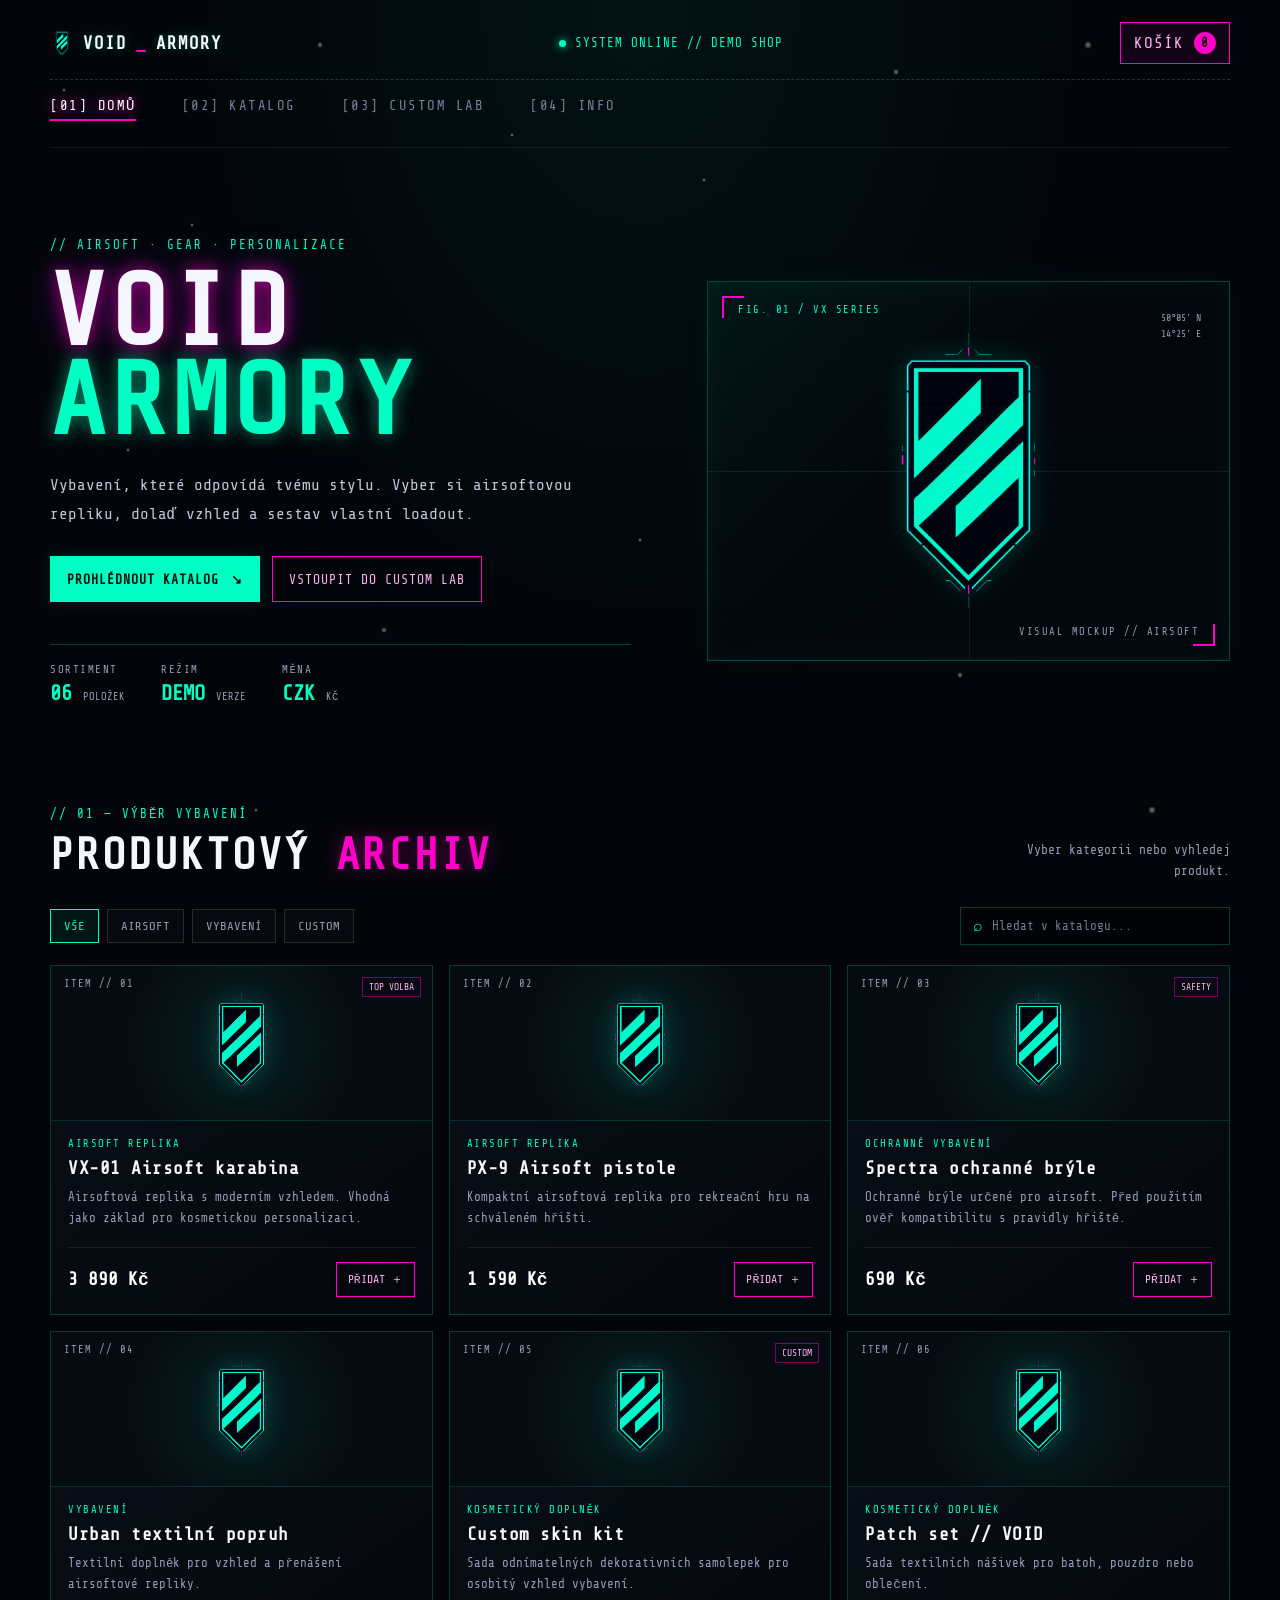
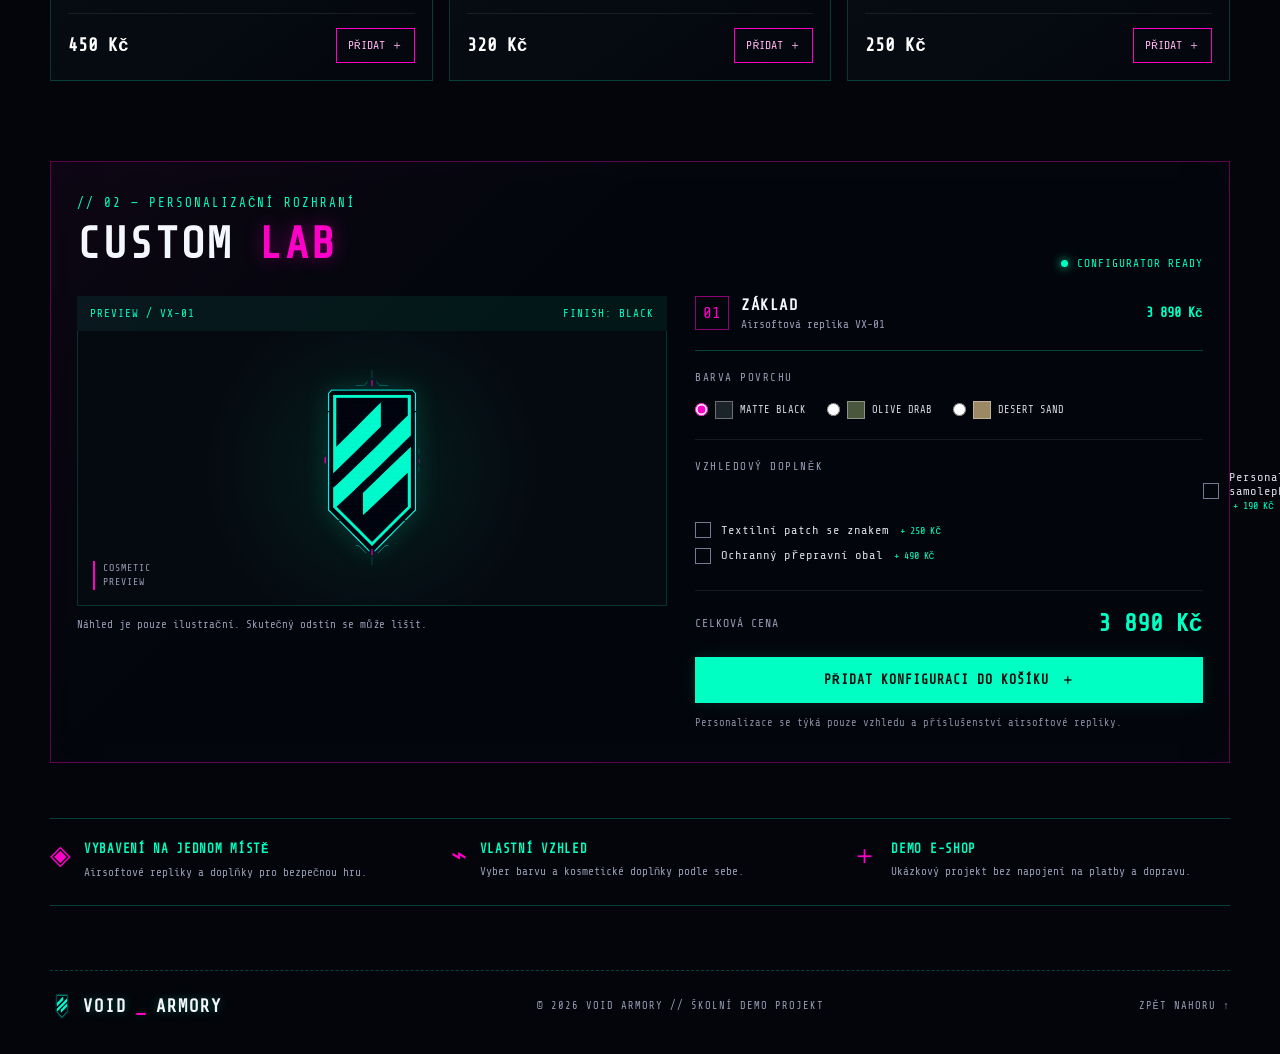
<file: Andrii_Hamanilov_IT4/Alfa/void_armory_shop/index.html>
<!DOCTYPE html>
<html lang="cs">
<head>
  <meta charset="UTF-8" />
  <meta name="viewport" content="width=device-width, initial-scale=1.0" />
  <meta name="description" content="VOID ARMORY — ukázkový e-shop s airsoftovými replikami, vybavením a kosmetickou personalizací." />
  <title>VOID ARMORY // AIRSOFT CUSTOM</title>
  <link rel="icon" type="image/png" href="imgs/logoNback/voidarmlogo.png" />
  <link rel="stylesheet" href="static/styles/style.css" />
  <script src="static/scripts/shop.js" defer></script>
</head>
<body>
  <div class="site-shell">
    <header class="top-line">
      <a class="brand-mini" href="#home" aria-label="VOID ARMORY – domů"><img class="brand-mark" src="imgs/logoNback/voidarmlogo.png" alt="" />VOID<span>_</span>ARMORY</a>
      <span class="system-status"><span class="status-dot"></span> SYSTEM ONLINE // DEMO SHOP</span>
      <button class="cart-open" id="openCart" type="button" aria-haspopup="dialog" aria-controls="cartDialog">
        KOŠÍK <span class="cart-count" id="cartCount">0</span>
      </button>
    </header>

    <nav class="nav-row" aria-label="Hlavní navigace">
      <a class="nav-item active" href="#home">[01] DOMŮ</a>
      <a class="nav-item" href="#catalog">[02] KATALOG</a>
      <a class="nav-item" href="#customizer">[03] CUSTOM LAB</a>
      <a class="nav-item" href="#about">[04] INFO</a>
    </nav>

    <main>
      <section class="hero" id="home">
        <div class="hero-copy">
          <p class="eyebrow">// AIRSOFT · GEAR · PERSONALIZACE</p>
          <h1 class="title-block">VOID<br /><span>ARMORY</span></h1>
          <p class="hero-description">Vybavení, které odpovídá tvému stylu. Vyber si airsoftovou repliku, dolaď vzhled a sestav vlastní loadout.</p>
          <div class="hero-actions">
            <a class="btn btn-primary" href="#catalog">PROHLÉDNOUT KATALOG <span aria-hidden="true">↘</span></a>
            <a class="btn btn-ghost" href="#customizer">VSTOUPIT DO CUSTOM LAB</a>
          </div>
          <div class="hero-meta">
            <div><span class="meta-label">SORTIMENT</span><strong>06 <small>POLOŽEK</small></strong></div>
            <div><span class="meta-label">REŽIM</span><strong>DEMO <small>VERZE</small></strong></div>
            <div><span class="meta-label">MĚNA</span><strong>CZK <small>KČ</small></strong></div>
          </div>
        </div>
        <div class="hero-art">
          <div class="scanline"></div>
          <div class="art-corner corner-tl"></div><div class="art-corner corner-br"></div>
          <span class="art-label art-label-top">FIG. 01 / VX SERIES</span>
          <img class="brand-hero-logo" src="imgs/logoNback/voidarmlogo.png" alt="Logo VOID ARMORY" />
          <span class="art-label art-label-bottom">VISUAL MOCKUP // AIRSOFT</span>
          <span class="art-coord">50°05' N<br />14°25' E</span>
        </div>
      </section>

      <section class="section" id="catalog">
        <div class="section-heading">
          <div><p class="eyebrow">// 01 — VÝBĚR VYBAVENÍ</p><h2>PRODUKTOVÝ <span>ARCHIV</span></h2></div>
          <p class="section-note">Vyber kategorii nebo vyhledej produkt.</p>
        </div>
        <div class="catalog-tools">
          <div class="filter-row" role="group" aria-label="Filtrovat produkty">
            <button class="filter-chip active" type="button" data-filter="all">VŠE</button>
            <button class="filter-chip" type="button" data-filter="replica">AIRSOFT</button>
            <button class="filter-chip" type="button" data-filter="gear">VYBAVENÍ</button>
            <button class="filter-chip" type="button" data-filter="custom">CUSTOM</button>
          </div>
          <label class="search-box"><span aria-hidden="true">⌕</span><input id="productSearch" type="search" placeholder="Hledat v katalogu..." aria-label="Hledat produkty" /></label>
        </div>
        <div class="product-grid" id="productGrid" aria-live="polite"></div>
        <p class="empty-state" id="emptyState" hidden>Žádný produkt neodpovídá hledání.</p>
      </section>

      <section class="custom-section" id="customizer">
        <div class="section-heading">
          <div><p class="eyebrow">// 02 — PERSONALIZAČNÍ ROZHRANÍ</p><h2>CUSTOM <span>LAB</span></h2></div>
          <span class="lab-status"><span class="status-dot"></span> CONFIGURATOR READY</span>
        </div>
        <div class="custom-layout">
          <div class="custom-preview">
            <div class="preview-top"><span>PREVIEW / VX-01</span><span id="previewCode">FINISH: BLACK</span></div>
            <div class="preview-stage" id="previewStage" data-color="black">
              <img class="preview-logo" src="imgs/logoNback/voidarmlogo.png" alt="Logo VOID ARMORY" />
              <span class="preview-stamp">COSMETIC<br />PREVIEW</span>
            </div>
            <p class="preview-caption">Náhled je pouze ilustrační. Skutečný odstín se může lišit.</p>
          </div>
          <form class="custom-controls" id="customForm">
            <div class="control-heading"><span class="step-number">01</span><div><h3>ZÁKLAD</h3><p>Airsoftová replika VX-01</p></div><strong>3 890 Kč</strong></div>
            <fieldset class="option-group">
              <legend>BARVA POVRCHU</legend>
              <label class="color-option"><input type="radio" name="color" value="black" checked /><span class="color-swatch swatch-black"></span><span>MATTE BLACK</span></label>
              <label class="color-option"><input type="radio" name="color" value="olive" /><span class="color-swatch swatch-olive"></span><span>OLIVE DRAB</span></label>
              <label class="color-option"><input type="radio" name="color" value="sand" /><span class="color-swatch swatch-sand"></span><span>DESERT SAND</span></label>
            </fieldset>
            <fieldset class="option-group">
              <legend>VZHLEDOVÝ DOPLNĚK</legend>
              <label class="check-option"><input type="checkbox" id="decalOption" /><span class="fake-check"></span><span>Personalizovaná samolepka <small>+ 190 Kč</small></span></label>
              <label class="check-option"><input type="checkbox" id="patchOption" /><span class="fake-check"></span><span>Textilní patch se znakem <small>+ 250 Kč</small></span></label>
              <label class="check-option"><input type="checkbox" id="caseOption" /><span class="fake-check"></span><span>Ochranný přepravní obal <small>+ 490 Kč</small></span></label>
            </fieldset>
            <div class="custom-total"><span>CELKOVÁ CENA</span><strong id="customTotal">3 890 Kč</strong></div>
            <button class="btn btn-primary full-btn" type="submit">PŘIDAT KONFIGURACI DO KOŠÍKU <span aria-hidden="true">＋</span></button>
            <p class="micro-note">Personalizace se týká pouze vzhledu a příslušenství airsoftové repliky.</p>
          </form>
        </div>
      </section>

      <section class="info-strip" id="about">
        <div class="info-item"><span class="info-symbol">◈</span><div><h3>VYBAVENÍ NA JEDNOM MÍSTĚ</h3><p>Airsoftové repliky a doplňky pro bezpečnou hru.</p></div></div>
        <div class="info-item"><span class="info-symbol">⌁</span><div><h3>VLASTNÍ VZHLED</h3><p>Vyber barvu a kosmetické doplňky podle sebe.</p></div></div>
        <div class="info-item"><span class="info-symbol">＋</span><div><h3>DEMO E-SHOP</h3><p>Ukázkový projekt bez napojení na platby a dopravu.</p></div></div>
      </section>
    </main>

    <footer class="site-footer">
      <a class="brand-mini" href="#home" aria-label="VOID ARMORY – domů"><img class="brand-mark" src="imgs/logoNback/voidarmlogo.png" alt="" />VOID<span>_</span>ARMORY</a>
      <p>© 2026 VOID ARMORY // ŠKOLNÍ DEMO PROJEKT</p>
      <a href="#home" class="back-top">ZPĚT NAHORU ↑</a>
    </footer>
  </div>

  <div class="dialog-backdrop" id="cartBackdrop" hidden></div>
  <section class="cart-dialog" id="cartDialog" role="dialog" aria-modal="true" aria-labelledby="cartTitle" hidden>
    <div class="cart-header"><div><p class="eyebrow">// ORDER TERMINAL</p><h2 id="cartTitle">TVŮJ <span>KOŠÍK</span></h2></div><button class="icon-button" id="closeCart" type="button" aria-label="Zavřít košík">×</button></div>
    <div class="cart-items" id="cartItems"></div>
    <div class="cart-empty" id="cartEmpty">Košík je zatím prázdný. Vyber si něco z katalogu.</div>
    <div class="cart-bottom"><div class="cart-total"><span>CELKEM</span><strong id="cartTotal">0 Kč</strong></div><button class="btn btn-primary full-btn" id="checkoutButton" type="button">POKRAČOVAT K OBJEDNÁVCE →</button><p class="micro-note">Demo režim: objednávka se nikam neodesílá a platba neproběhne.</p></div>
  </section>

  <div class="toast" id="toast" role="status" aria-live="polite"></div>
</body>
</html>
</file>
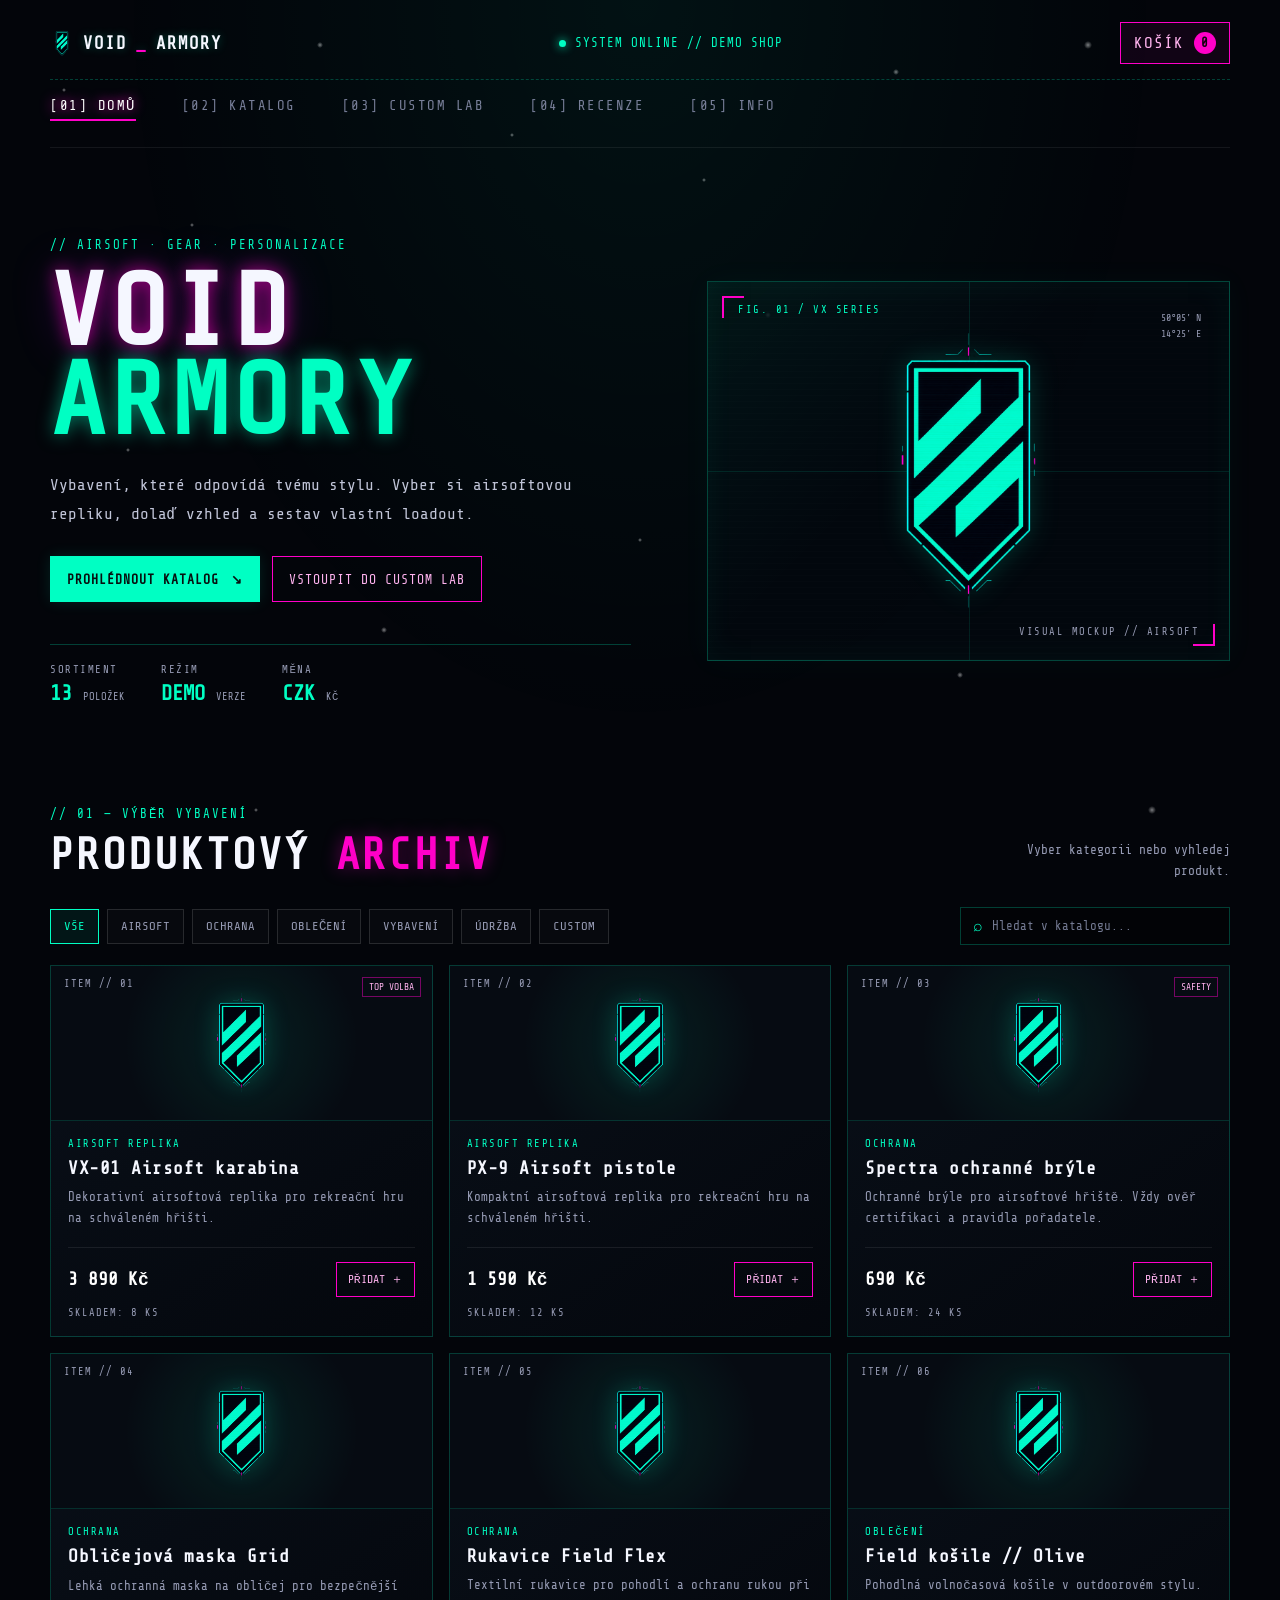
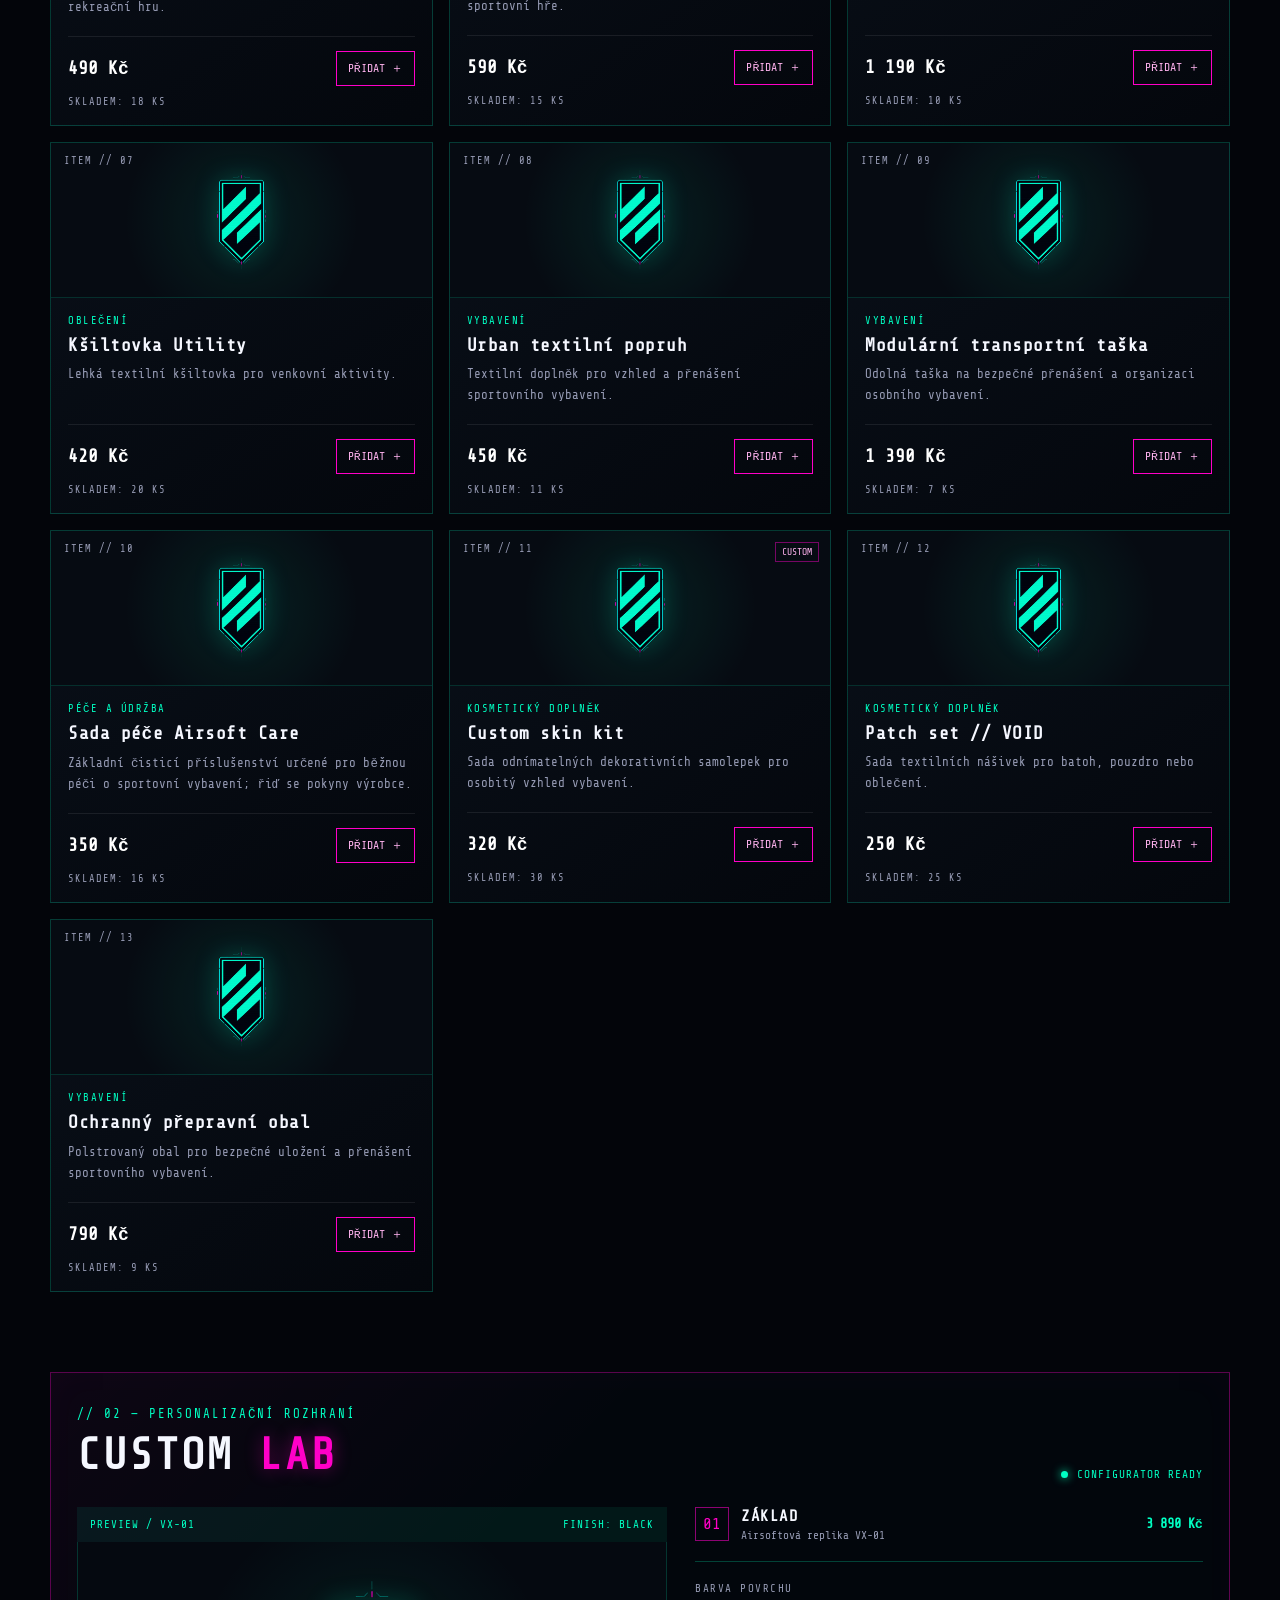
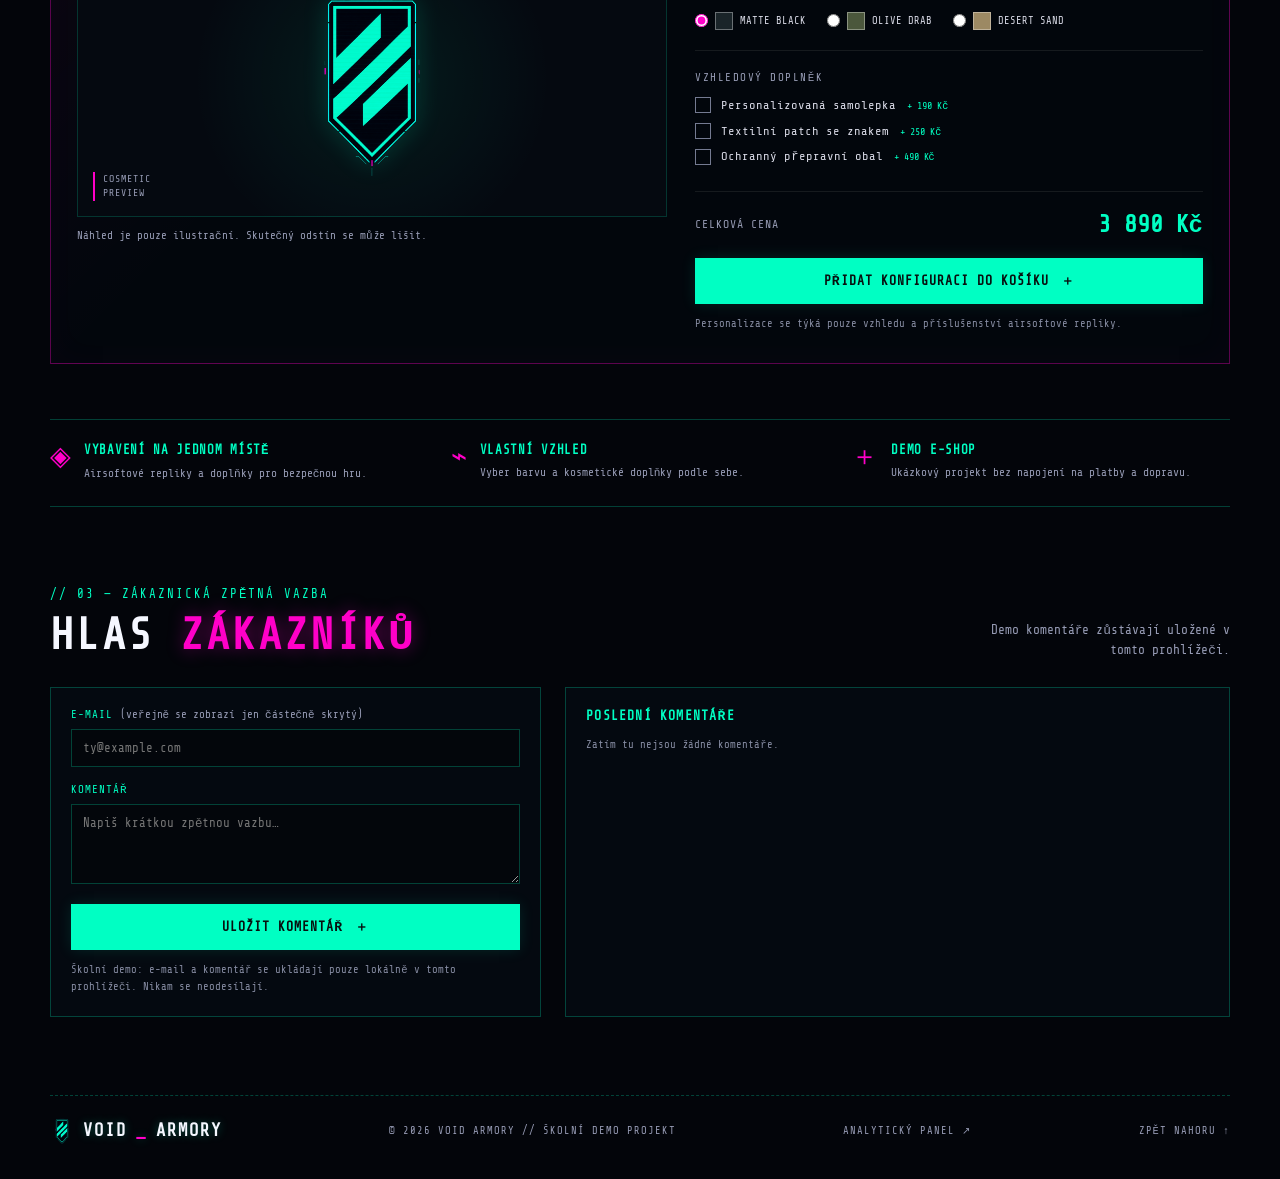
<file: Andrii_Hamanilov_IT4/AlfaTestdatabase/WebShopArmory/index.html>
<!DOCTYPE html>
<html lang="cs">
<head>
  <meta charset="UTF-8" />
  <meta name="viewport" content="width=device-width, initial-scale=1.0" />
  <meta name="description" content="VOID ARMORY — ukázkový e-shop s airsoftovými replikami, vybavením a kosmetickou personalizací." />
  <title>VOID ARMORY // AIRSOFT CUSTOM</title>
  <link rel="icon" type="image/png" href="imgs/logoNback/voidarmlogo.png" />
  <link rel="stylesheet" href="static/styles/style.css" />
  <script src="static/scripts/shop.js" defer></script>
</head>
<body>
  <div class="site-shell">
    <header class="top-line">
      <a class="brand-mini" href="#home" aria-label="VOID ARMORY – domů"><img class="brand-mark" src="imgs/logoNback/voidarmlogo.png" alt="" />VOID<span>_</span>ARMORY</a>
      <span class="system-status"><span class="status-dot"></span> SYSTEM ONLINE // DEMO SHOP</span>
      <button class="cart-open" id="openCart" type="button" aria-haspopup="dialog" aria-controls="cartDialog">
        KOŠÍK <span class="cart-count" id="cartCount">0</span>
      </button>
    </header>

    <nav class="nav-row" aria-label="Hlavní navigace">
      <a class="nav-item active" href="#home">[01] DOMŮ</a>
      <a class="nav-item" href="#catalog">[02] KATALOG</a>
      <a class="nav-item" href="#customizer">[03] CUSTOM LAB</a>
      <a class="nav-item" href="#feedback">[04] RECENZE</a>
      <a class="nav-item" href="#about">[05] INFO</a>
    </nav>

    <main>
      <section class="hero" id="home">
        <div class="hero-copy">
          <p class="eyebrow">// AIRSOFT · GEAR · PERSONALIZACE</p>
          <h1 class="title-block">VOID<br /><span>ARMORY</span></h1>
          <p class="hero-description">Vybavení, které odpovídá tvému stylu. Vyber si airsoftovou repliku, dolaď vzhled a sestav vlastní loadout.</p>
          <div class="hero-actions">
            <a class="btn btn-primary" href="#catalog">PROHLÉDNOUT KATALOG <span aria-hidden="true">↘</span></a>
            <a class="btn btn-ghost" href="#customizer">VSTOUPIT DO CUSTOM LAB</a>
          </div>
          <div class="hero-meta">
            <div><span class="meta-label">SORTIMENT</span><strong>13 <small>POLOŽEK</small></strong></div>
            <div><span class="meta-label">REŽIM</span><strong>DEMO <small>VERZE</small></strong></div>
            <div><span class="meta-label">MĚNA</span><strong>CZK <small>KČ</small></strong></div>
          </div>
        </div>
        <div class="hero-art">
          <div class="scanline"></div>
          <div class="art-corner corner-tl"></div><div class="art-corner corner-br"></div>
          <span class="art-label art-label-top">FIG. 01 / VX SERIES</span>
          <img class="brand-hero-logo" src="imgs/logoNback/voidarmlogo.png" alt="Logo VOID ARMORY" />
          <span class="art-label art-label-bottom">VISUAL MOCKUP // AIRSOFT</span>
          <span class="art-coord">50°05' N<br />14°25' E</span>
        </div>
      </section>

      <section class="section" id="catalog">
        <div class="section-heading">
          <div><p class="eyebrow">// 01 — VÝBĚR VYBAVENÍ</p><h2>PRODUKTOVÝ <span>ARCHIV</span></h2></div>
          <p class="section-note">Vyber kategorii nebo vyhledej produkt.</p>
        </div>
        <div class="catalog-tools">
          <div class="filter-row" role="group" aria-label="Filtrovat produkty">
            <button class="filter-chip active" type="button" data-filter="all">VŠE</button>
            <button class="filter-chip" type="button" data-filter="replica">AIRSOFT</button>
            <button class="filter-chip" type="button" data-filter="safety">OCHRANA</button>
            <button class="filter-chip" type="button" data-filter="clothing">OBLEČENÍ</button>
            <button class="filter-chip" type="button" data-filter="gear">VYBAVENÍ</button>
            <button class="filter-chip" type="button" data-filter="care">ÚDRŽBA</button>
            <button class="filter-chip" type="button" data-filter="custom">CUSTOM</button>
          </div>
          <label class="search-box"><span aria-hidden="true">⌕</span><input id="productSearch" type="search" placeholder="Hledat v katalogu..." aria-label="Hledat produkty" /></label>
        </div>
        <div class="product-grid" id="productGrid" aria-live="polite"></div>
        <p class="empty-state" id="emptyState" hidden>Žádný produkt neodpovídá hledání.</p>
      </section>

      <section class="custom-section" id="customizer">
        <div class="section-heading">
          <div><p class="eyebrow">// 02 — PERSONALIZAČNÍ ROZHRANÍ</p><h2>CUSTOM <span>LAB</span></h2></div>
          <span class="lab-status"><span class="status-dot"></span> CONFIGURATOR READY</span>
        </div>
        <div class="custom-layout">
          <div class="custom-preview">
            <div class="preview-top"><span>PREVIEW / VX-01</span><span id="previewCode">FINISH: BLACK</span></div>
            <div class="preview-stage" id="previewStage" data-color="black">
              <img class="preview-logo" src="imgs/logoNback/voidarmlogo.png" alt="Logo VOID ARMORY" />
              <span class="preview-stamp">COSMETIC<br />PREVIEW</span>
            </div>
            <p class="preview-caption">Náhled je pouze ilustrační. Skutečný odstín se může lišit.</p>
          </div>
          <form class="custom-controls" id="customForm">
            <div class="control-heading"><span class="step-number">01</span><div><h3>ZÁKLAD</h3><p>Airsoftová replika VX-01</p></div><strong>3 890 Kč</strong></div>
            <fieldset class="option-group">
              <legend>BARVA POVRCHU</legend>
              <label class="color-option"><input type="radio" name="color" value="black" checked /><span class="color-swatch swatch-black"></span><span>MATTE BLACK</span></label>
              <label class="color-option"><input type="radio" name="color" value="olive" /><span class="color-swatch swatch-olive"></span><span>OLIVE DRAB</span></label>
              <label class="color-option"><input type="radio" name="color" value="sand" /><span class="color-swatch swatch-sand"></span><span>DESERT SAND</span></label>
            </fieldset>
            <fieldset class="option-group">
              <legend>VZHLEDOVÝ DOPLNĚK</legend>
              <label class="check-option"><input type="checkbox" id="decalOption" /><span class="fake-check"></span><span>Personalizovaná samolepka <small>+ 190 Kč</small></span></label>
              <label class="check-option"><input type="checkbox" id="patchOption" /><span class="fake-check"></span><span>Textilní patch se znakem <small>+ 250 Kč</small></span></label>
              <label class="check-option"><input type="checkbox" id="caseOption" /><span class="fake-check"></span><span>Ochranný přepravní obal <small>+ 490 Kč</small></span></label>
            </fieldset>
            <div class="custom-total"><span>CELKOVÁ CENA</span><strong id="customTotal">3 890 Kč</strong></div>
            <button class="btn btn-primary full-btn" type="submit">PŘIDAT KONFIGURACI DO KOŠÍKU <span aria-hidden="true">＋</span></button>
            <p class="micro-note">Personalizace se týká pouze vzhledu a příslušenství airsoftové repliky.</p>
          </form>
        </div>
      </section>

      <section class="info-strip" id="about">
        <div class="info-item"><span class="info-symbol">◈</span><div><h3>VYBAVENÍ NA JEDNOM MÍSTĚ</h3><p>Airsoftové repliky a doplňky pro bezpečnou hru.</p></div></div>
        <div class="info-item"><span class="info-symbol">⌁</span><div><h3>VLASTNÍ VZHLED</h3><p>Vyber barvu a kosmetické doplňky podle sebe.</p></div></div>
        <div class="info-item"><span class="info-symbol">＋</span><div><h3>DEMO E-SHOP</h3><p>Ukázkový projekt bez napojení na platby a dopravu.</p></div></div>
      </section>

      <section class="feedback-section" id="feedback">
        <div class="section-heading">
          <div><p class="eyebrow">// 03 — ZÁKAZNICKÁ ZPĚTNÁ VAZBA</p><h2>HLAS <span>ZÁKAZNÍKŮ</span></h2></div>
          <p class="section-note">Demo komentáře zůstávají uložené v tomto prohlížeči.</p>
        </div>
        <div class="feedback-layout">
          <form class="feedback-form" id="feedbackForm">
            <label for="feedbackEmail">E-MAIL <span>(veřejně se zobrazí jen částečně skrytý)</span></label>
            <input id="feedbackEmail" name="email" type="email" maxlength="254" autocomplete="email" placeholder="ty@example.com" required />
            <label for="feedbackComment">KOMENTÁŘ</label>
            <textarea id="feedbackComment" name="comment" rows="4" maxlength="600" placeholder="Napiš krátkou zpětnou vazbu…" required></textarea>
            <button class="btn btn-primary full-btn" type="submit">ULOŽIT KOMENTÁŘ <span aria-hidden="true">＋</span></button>
            <p class="micro-note">Školní demo: e-mail a komentář se ukládají pouze lokálně v tomto prohlížeči. Nikam se neodesílají.</p>
          </form>
          <div class="feedback-list-wrap">
            <h3>POSLEDNÍ KOMENTÁŘE</h3>
            <div class="feedback-list" id="feedbackList" aria-live="polite"><p class="micro-note">Načítám komentáře…</p></div>
          </div>
        </div>
      </section>
    </main>

    <footer class="site-footer">
      <a class="brand-mini" href="#home" aria-label="VOID ARMORY – domů"><img class="brand-mark" src="imgs/logoNback/voidarmlogo.png" alt="" />VOID<span>_</span>ARMORY</a>
      <p>© 2026 VOID ARMORY // ŠKOLNÍ DEMO PROJEKT</p>
      <a href="admin.html" class="back-top">ANALYTICKÝ PANEL ↗</a>
      <a href="#home" class="back-top">ZPĚT NAHORU ↑</a>
    </footer>
  </div>

  <div class="dialog-backdrop" id="cartBackdrop" hidden></div>
  <section class="cart-dialog" id="cartDialog" role="dialog" aria-modal="true" aria-labelledby="cartTitle" hidden>
    <div class="cart-header"><div><p class="eyebrow">// ORDER TERMINAL</p><h2 id="cartTitle">TVŮJ <span>KOŠÍK</span></h2></div><button class="icon-button" id="closeCart" type="button" aria-label="Zavřít košík">×</button></div>
    <div class="cart-items" id="cartItems"></div>
    <div class="cart-empty" id="cartEmpty">Košík je zatím prázdný. Vyber si něco z katalogu.</div>
    <div class="cart-bottom"><div class="cart-total"><span>CELKEM</span><strong id="cartTotal">0 Kč</strong></div><label class="checkout-email-label" for="checkoutEmail">E-MAIL PRO DEMO ZÁZNAM</label><input class="checkout-email" id="checkoutEmail" type="email" maxlength="254" autocomplete="email" placeholder="ty@example.com" required /><button class="btn btn-primary full-btn" id="checkoutButton" type="button">ULOŽIT TEST OBJEDNÁVKU →</button><p class="micro-note">Demo režim: objednávka se pouze zaznamená do lokální databáze tohoto prohlížeče; nic se neodesílá ani neplatí.</p></div>
  </section>

  <div class="toast" id="toast" role="status" aria-live="polite"></div>
</body>
</html>
</file>
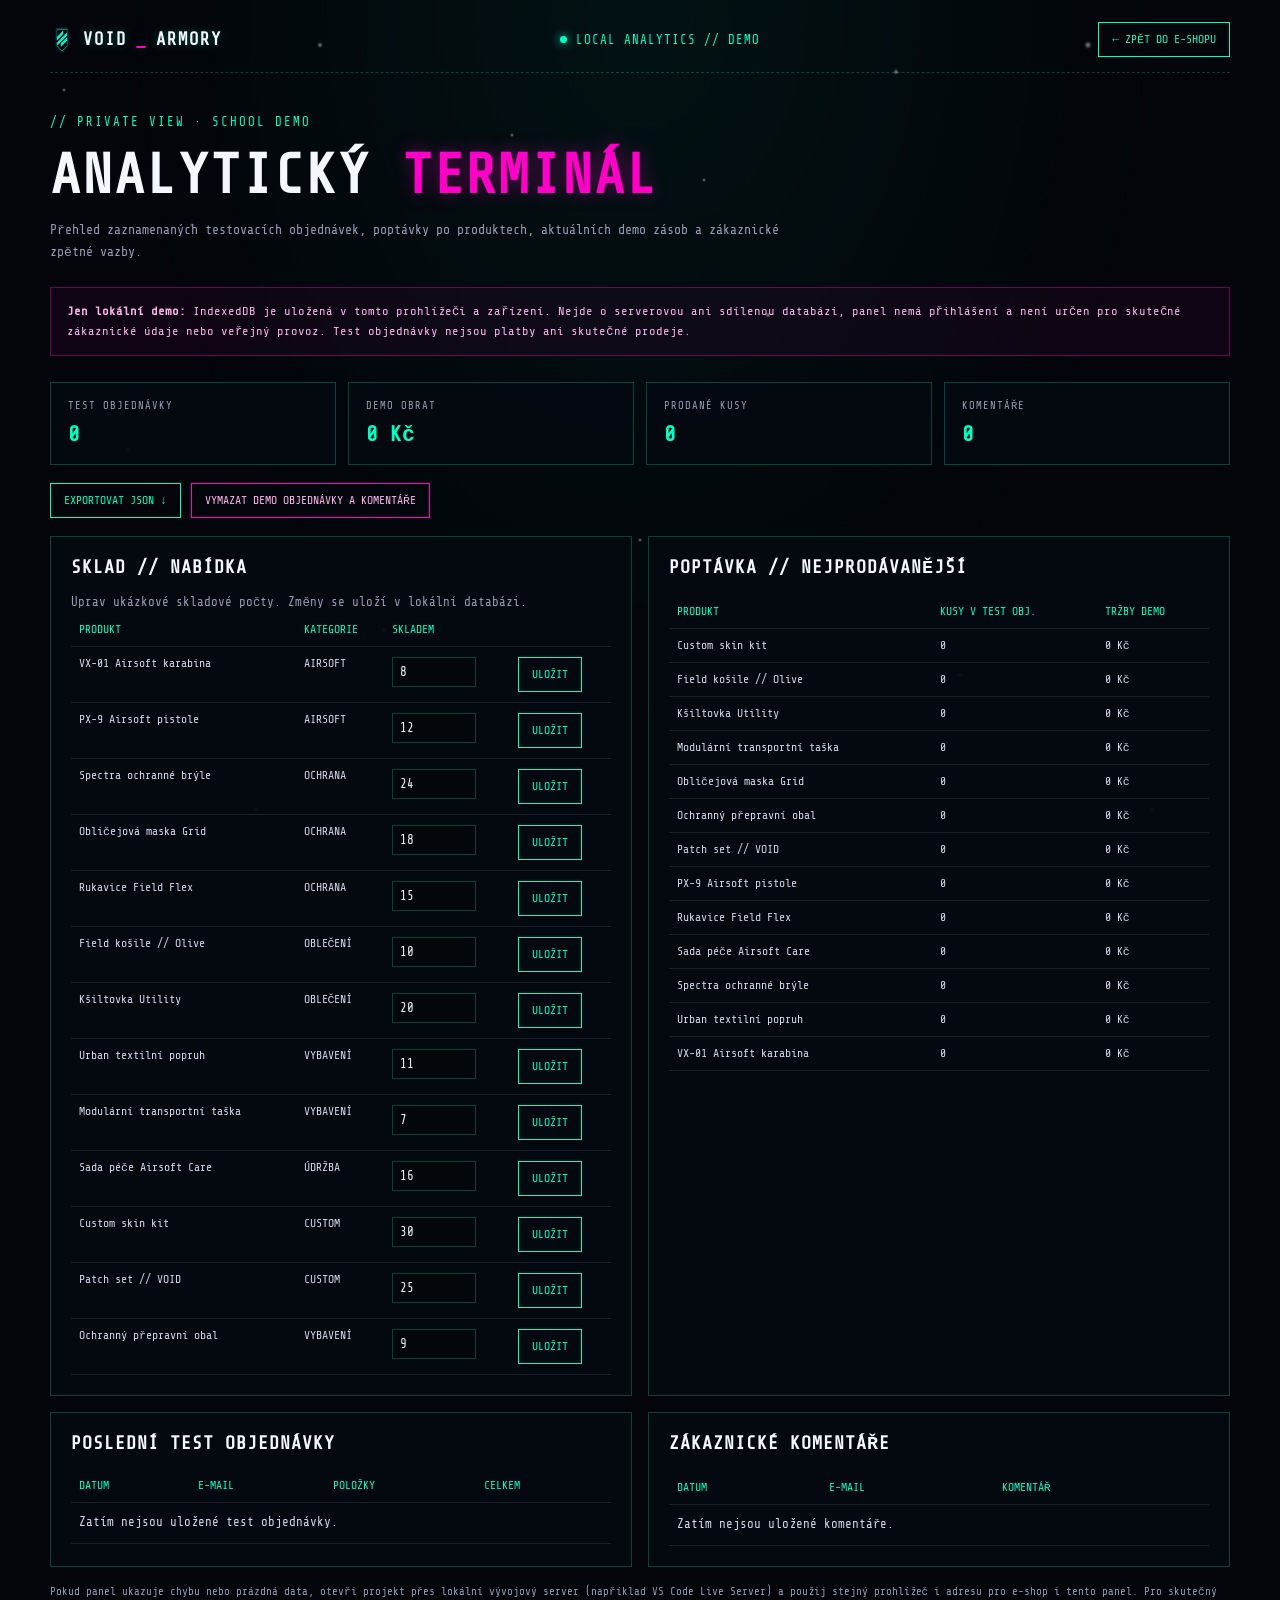
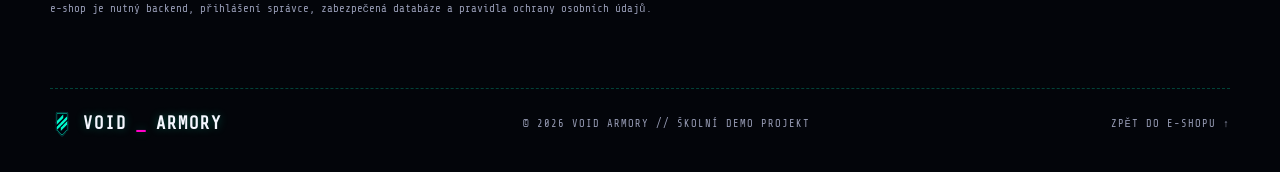
<file: Andrii_Hamanilov_IT4/AlfaTestdatabase/WebShopArmory/admin.html>
<!DOCTYPE html>
<html lang="cs">
<head>
  <meta charset="UTF-8" />
  <meta name="viewport" content="width=device-width, initial-scale=1.0" />
  <meta name="description" content="Lokální analytická nástěnka demo e-shopu VOID ARMORY." />
  <title>VOID ARMORY // ANALYTICS</title>
  <link rel="icon" type="image/png" href="imgs/logoNback/voidarmlogo.png" />
  <link rel="stylesheet" href="static/styles/style.css" />
  <script src="static/scripts/admin.js" defer></script>
</head>
<body>
  <div class="site-shell">
    <header class="top-line">
      <a class="brand-mini" href="index.html" aria-label="VOID ARMORY – e-shop"><img class="brand-mark" src="imgs/logoNback/voidarmlogo.png" alt="" />VOID<span>_</span>ARMORY</a>
      <span class="system-status"><span class="status-dot"></span> LOCAL ANALYTICS // DEMO</span>
      <a class="admin-button" href="index.html">← ZPĚT DO E-SHOPU</a>
    </header>

    <main class="admin-page">
      <div class="admin-heading">
        <p class="eyebrow">// PRIVATE VIEW · SCHOOL DEMO</p>
        <h1 class="admin-title">ANALYTICKÝ <span>TERMINÁL</span></h1>
        <p>Přehled zaznamenaných testovacích objednávek, poptávky po produktech, aktuálních demo zásob a zákaznické zpětné vazby.</p>
      </div>
      <p class="admin-warning"><strong>Jen lokální demo:</strong> IndexedDB je uložená v tomto prohlížeči a zařízení. Nejde o serverovou ani sdílenou databázi, panel nemá přihlášení a není určen pro skutečné zákaznické údaje nebo veřejný provoz. Test objednávky nejsou platby ani skutečné prodeje.</p>

      <div class="admin-stats" aria-live="polite">
        <article class="stat-card"><span>TEST OBJEDNÁVKY</span><strong id="statOrders">—</strong></article>
        <article class="stat-card"><span>DEMO OBRAT</span><strong id="statRevenue">—</strong></article>
        <article class="stat-card"><span>PRODANÉ KUSY</span><strong id="statUnits">—</strong></article>
        <article class="stat-card"><span>KOMENTÁŘE</span><strong id="statFeedback">—</strong></article>
      </div>

      <div class="admin-actions">
        <button class="admin-button" id="exportData" type="button">EXPORTOVAT JSON ↓</button>
        <button class="admin-button danger" id="clearData" type="button">VYMAZAT DEMO OBJEDNÁVKY A KOMENTÁŘE</button>
        <span class="micro-note" id="adminStatus" role="status" aria-live="polite"></span>
      </div>

      <div class="admin-panels">
        <section class="admin-panel">
          <h2>SKLAD // NABÍDKA</h2>
          <p class="admin-empty">Uprav ukázkové skladové počty. Změny se uloží v lokální databázi.</p>
          <div class="admin-table-wrap"><table class="admin-table"><thead><tr><th>PRODUKT</th><th>KATEGORIE</th><th>SKLADEM</th><th></th></tr></thead><tbody id="inventoryRows"></tbody></table></div>
        </section>
        <section class="admin-panel">
          <h2>POPTÁVKA // NEJPRODÁVANĚJŠÍ</h2>
          <div class="admin-table-wrap"><table class="admin-table"><thead><tr><th>PRODUKT</th><th>KUSY V TEST OBJ.</th><th>TRŽBY DEMO</th></tr></thead><tbody id="demandRows"></tbody></table></div>
        </section>
        <section class="admin-panel">
          <h2>POSLEDNÍ TEST OBJEDNÁVKY</h2>
          <div class="admin-table-wrap"><table class="admin-table"><thead><tr><th>DATUM</th><th>E-MAIL</th><th>POLOŽKY</th><th>CELKEM</th></tr></thead><tbody id="orderRows"></tbody></table></div>
        </section>
        <section class="admin-panel">
          <h2>ZÁKAZNICKÉ KOMENTÁŘE</h2>
          <div class="admin-table-wrap"><table class="admin-table"><thead><tr><th>DATUM</th><th>E-MAIL</th><th>KOMENTÁŘ</th></tr></thead><tbody id="feedbackRows"></tbody></table></div>
        </section>
      </div>
      <p class="admin-footer">Pokud panel ukazuje chybu nebo prázdná data, otevři projekt přes lokální vývojový server (například VS Code Live Server) a použij stejný prohlížeč i adresu pro e-shop i tento panel. Pro skutečný e-shop je nutný backend, přihlášení správce, zabezpečená databáze a pravidla ochrany osobních údajů.</p>
    </main>
    <footer class="site-footer"><a class="brand-mini" href="index.html" aria-label="VOID ARMORY – e-shop"><img class="brand-mark" src="imgs/logoNback/voidarmlogo.png" alt="" />VOID<span>_</span>ARMORY</a><p>© 2026 VOID ARMORY // ŠKOLNÍ DEMO PROJEKT</p><a href="index.html" class="back-top">ZPĚT DO E-SHOPU ↑</a></footer>
  </div>
</body>
</html>
</file>
<file: Andrii_Hamanilov_IT4/Alfa/void_armory_shop/static/styles/style.css>
@import url('https://fonts.googleapis.com/css2?family=Share+Tech+Mono&display=swap');

:root {
  --bg: #03050a;
  --panel: rgba(5, 10, 18, .93);
  --panel-soft: rgba(10, 18, 29, .82);
  --cyan: #00ffc3;
  --cyan-dim: rgba(0, 255, 195, .25);
  --pink: #ff00c8;
  --pink-soft: #ffb3ef;
  --text: #f5f7ff;
  --muted: #969bb4;
  --line: rgba(0, 255, 195, .24);
  --mono: 'Share Tech Mono', 'Courier New', monospace;
}

* { box-sizing: border-box; margin: 0; padding: 0; }
html { scroll-behavior: smooth; scroll-padding-top: 24px; }
body {
  min-height: 100vh; overflow-x: hidden; color: var(--text); background: var(--bg);
  font-family: var(--mono); padding: 22px 20px 32px;
}
body::before {
  content: ''; position: fixed; inset: 0; z-index: -2; pointer-events: none;
  background:
    radial-gradient(2px 2px at 5% 10%, #fff, transparent),
    radial-gradient(2px 2px at 15% 25%, #fff, transparent),
    radial-gradient(3px 3px at 25% 5%, #fff, transparent),
    radial-gradient(2px 2px at 40% 15%, #fff, transparent),
    radial-gradient(2px 2px at 55% 20%, #fff, transparent),
    radial-gradient(3px 3px at 70% 8%, #fff, transparent),
    radial-gradient(4px 4px at 85% 5%, #fff, transparent),
    radial-gradient(2px 2px at 10% 50%, #fff, transparent),
    radial-gradient(3px 3px at 30% 70%, #fff, transparent),
    radial-gradient(2px 2px at 50% 60%, #fff, transparent),
    radial-gradient(3px 3px at 75% 75%, #fff, transparent),
    radial-gradient(4px 4px at 90% 90%, #fff, transparent),
    radial-gradient(2px 2px at 20% 90%, #fff, transparent),
    radial-gradient(3px 3px at 60% 35%, #fff, transparent);
  opacity: .48; animation: starTwinkle 4s ease-in-out infinite alternate;
}
body::after { content: ''; position: fixed; inset: 0; pointer-events: none; z-index: -1; background: radial-gradient(ellipse at 50% 0%, rgba(0,255,195,.055), transparent 58%); }
a { color: inherit; text-decoration: none; }
button, input { font: inherit; }
button, a { -webkit-tap-highlight-color: transparent; }
button:focus-visible, a:focus-visible, input:focus-visible { outline: 2px solid var(--pink); outline-offset: 4px; }
.site-shell { width: min(1180px, 100%); margin: 0 auto; }
.top-line { display: flex; align-items: center; justify-content: space-between; gap: 20px; min-height: 48px; border-bottom: 1px dashed var(--line); padding: 0 0 15px; }
.brand-mini { display: flex; align-items: center; gap: 9px; font-size: 1.08rem; font-weight: 900; letter-spacing: 2px; white-space: nowrap; text-shadow: 0 0 10px rgba(0,255,195,.3); }
.brand-mark { width: 24px; height: 32px; flex: 0 0 auto; object-fit: contain; }
.brand-mini span { color: var(--pink); }
.system-status { display: flex; align-items: center; gap: 9px; color: var(--cyan); font-size: .78rem; letter-spacing: 1px; }
.status-dot { display: inline-block; flex: 0 0 auto; width: 7px; height: 7px; border-radius: 50%; background: var(--cyan); box-shadow: 0 0 10px var(--cyan); }
.cart-open { display: flex; align-items: center; gap: 10px; border: 1px solid var(--pink); background: rgba(255,0,200,.06); padding: 9px 13px; color: var(--pink-soft); cursor: pointer; letter-spacing: 1px; transition: .2s; }
.cart-open:hover { background: var(--pink); color: #08040b; box-shadow: 0 0 18px rgba(255,0,200,.4); }
.cart-count { display: inline-grid; place-items: center; min-width: 22px; height: 22px; border-radius: 50%; background: var(--pink); color: #12000f; font-size: .78rem; font-weight: bold; }
.nav-row { display: flex; flex-wrap: wrap; gap: clamp(16px, 4vw, 46px); padding: 18px 0 26px; border-bottom: 1px solid rgba(255,255,255,.07); }
.nav-item { font-size: .87rem; letter-spacing: 1.5px; color: #787f99; transition: color .2s, text-shadow .2s; }
.nav-item:hover, .nav-item.active { color: white; text-shadow: 0 0 12px var(--pink); }
.nav-item.active { border-bottom: 2px solid var(--pink); padding-bottom: 5px; }
.hero { display: grid; grid-template-columns: 1fr .9fr; align-items: center; gap: clamp(30px, 6vw, 84px); padding: clamp(45px, 7vw, 90px) 0 80px; }
.eyebrow { color: var(--cyan); font-size: .78rem; letter-spacing: 2px; text-transform: uppercase; margin-bottom: 16px; }
.title-block { font-family: var(--mono); font-size: clamp(3.6rem, 8vw, 6.7rem); line-height: .87; letter-spacing: .06em; font-weight: 900; margin-bottom: 25px; text-shadow: 0 0 18px rgba(255,0,200,.7), 0 0 48px rgba(170,0,255,.25); animation: flicker 4s ease-in-out infinite alternate; }
.title-block span { color: var(--cyan); text-shadow: 0 0 18px rgba(0,255,195,.5); }
.hero-description { max-width: 530px; line-height: 1.8; color: #c1c5d8; font-size: 1rem; }
.hero-actions { display: flex; flex-wrap: wrap; gap: 12px; margin-top: 28px; }
.btn { display: inline-flex; justify-content: center; align-items: center; gap: 12px; min-height: 46px; padding: 12px 16px; border: 1px solid var(--pink); color: var(--pink-soft); background: transparent; letter-spacing: 1px; font-size: .82rem; cursor: pointer; transition: .22s ease; }
.btn-primary { color: #07100f; background: var(--cyan); border-color: var(--cyan); box-shadow: 0 0 14px rgba(0,255,195,.12); font-weight: 900; }
.btn-primary:hover { background: #8affdf; box-shadow: 0 0 24px rgba(0,255,195,.35); transform: translateY(-2px); }
.btn-ghost:hover { color: #fff; background: rgba(255,0,200,.15); box-shadow: 0 0 18px rgba(255,0,200,.15); }
.hero-meta { display: flex; flex-wrap: wrap; gap: 36px; margin-top: 42px; border-top: 1px solid var(--line); padding-top: 19px; }
.hero-meta div { display: flex; flex-direction: column; gap: 6px; }
.meta-label { color: var(--muted); font-size: .67rem; letter-spacing: 1.5px; }
.hero-meta strong { font-size: 1.3rem; color: var(--cyan); }
.hero-meta small { font-size: .65rem; color: var(--muted); font-weight: normal; }
.hero-art { position: relative; min-height: 380px; display: grid; place-items: center; overflow: hidden; border: 1px solid var(--cyan-dim); background: linear-gradient(135deg, rgba(0,255,195,.055), transparent 42%), rgba(3,8,14,.8); box-shadow: inset 0 0 30px rgba(0,255,195,.05), 0 0 30px rgba(0,255,195,.035); }
.hero-art::before, .hero-art::after { content: ''; position: absolute; background: var(--line); }
.hero-art::before { width: 1px; height: 100%; left: 50%; opacity: .45; }
.hero-art::after { height: 1px; width: 100%; top: 50%; opacity: .45; }
.scanline { position: absolute; z-index: 3; inset: 0; pointer-events: none; background: repeating-linear-gradient(to bottom, transparent 0 5px, rgba(255,255,255,.018) 6px); }
.art-corner { position: absolute; z-index: 4; width: 22px; height: 22px; border-color: var(--pink); border-style: solid; }
.corner-tl { top: 14px; left: 14px; border-width: 2px 0 0 2px; }.corner-br { bottom: 14px; right: 14px; border-width: 0 2px 2px 0; }
.art-label { position: absolute; z-index: 4; font-size: .65rem; letter-spacing: 1.5px; color: var(--cyan); }.art-label-top { top: 22px; left: 30px; }.art-label-bottom { bottom: 22px; right: 30px; color: var(--muted); }
.art-coord { position: absolute; z-index: 4; right: 28px; top: 28px; font-size: .62rem; color: var(--muted); line-height: 1.6; text-align: right; }
.brand-hero-logo { position: relative; z-index: 2; width: auto; height: 310px; max-width: 70%; object-fit: contain; filter: drop-shadow(0 0 14px rgba(0,255,195,.18)); }
.section { padding: 22px 0 80px; }
.section-heading { display: flex; justify-content: space-between; align-items: end; gap: 22px; margin-bottom: 26px; }
.section-heading .eyebrow { margin-bottom: 9px; }
.section-heading h2, .cart-header h2 { font-size: clamp(1.65rem, 4vw, 2.7rem); letter-spacing: 3px; line-height: 1.15; }
.section-heading h2 span, .cart-header h2 span { color: var(--pink); text-shadow: 0 0 18px rgba(255,0,200,.4); }
.section-note { max-width: 250px; color: var(--muted); font-size: .8rem; line-height: 1.6; text-align: right; }
.catalog-tools { display: flex; justify-content: space-between; align-items: center; gap: 16px; margin-bottom: 20px; }
.filter-row { display: flex; flex-wrap: wrap; gap: 8px; }
.filter-chip { padding: 9px 13px; border: 1px solid rgba(255,255,255,.13); background: rgba(255,255,255,.02); color: var(--muted); cursor: pointer; font-size: .77rem; transition: .2s; }
.filter-chip:hover, .filter-chip.active { color: var(--cyan); border-color: var(--cyan); background: rgba(0,255,195,.07); }
.search-box { display: flex; align-items: center; gap: 9px; width: min(270px, 100%); padding: 0 12px; border: 1px solid rgba(0,255,195,.24); color: var(--cyan); background: rgba(0,0,0,.3); }
.search-box input { width: 100%; min-width: 0; padding: 11px 0; border: 0; outline: 0; color: white; background: transparent; font-size: .78rem; }
.search-box input::placeholder { color: #737991; }
.product-grid { display: grid; grid-template-columns: repeat(3, minmax(0, 1fr)); gap: 16px; }
.product-card { min-width: 0; border: 1px solid rgba(0,255,195,.2); background: linear-gradient(145deg, rgba(10,17,27,.94), rgba(4,7,13,.95)); transition: border-color .2s, transform .2s, box-shadow .2s; }
.product-card:hover { border-color: rgba(0,255,195,.7); transform: translateY(-4px); box-shadow: 0 12px 28px rgba(0,0,0,.25), 0 0 18px rgba(0,255,195,.06); }
.product-visual { height: 155px; display: grid; place-items: center; position: relative; overflow: hidden; border-bottom: 1px solid rgba(0,255,195,.15); background: radial-gradient(circle at 50% 50%, rgba(0,255,195,.09), transparent 57%), #060b12; }
.product-visual::before { content: ''; position: absolute; inset: 0; opacity: .3; background: linear-gradient(90deg, transparent 49.8%, rgba(0,255,195,.16) 50%, transparent 50.2%), linear-gradient(transparent 49.8%, rgba(0,255,195,.16) 50%, transparent 50.2%); background-size: 36px 36px; }
.product-logo { position: relative; z-index: 1; width: auto; height: 112px; max-width: 70%; object-fit: contain; filter: drop-shadow(0 0 12px rgba(0,255,195,.2)); }
.product-index { position: absolute; top: 12px; left: 13px; color: var(--muted); font-size: .65rem; letter-spacing: 1px; }
.product-tag { position: absolute; top: 11px; right: 11px; color: var(--pink-soft); border: 1px solid rgba(255,0,200,.45); padding: 4px 6px; font-size: .6rem; }
.product-copy { padding: 17px; }
.product-category { color: var(--cyan); font-size: .66rem; letter-spacing: 1.5px; margin-bottom: 8px; }
.product-name { font-size: 1.12rem; letter-spacing: .5px; margin-bottom: 9px; }
.product-description { color: var(--muted); font-size: .78rem; line-height: 1.65; min-height: 42px; }
.product-card-bottom { display: flex; align-items: center; justify-content: space-between; gap: 10px; margin-top: 18px; border-top: 1px solid rgba(255,255,255,.08); padding-top: 14px; }
.product-price { font-size: 1.13rem; color: white; white-space: nowrap; }
.add-product { border: 1px solid var(--pink); color: var(--pink-soft); background: transparent; padding: 9px 11px; cursor: pointer; transition: .2s; white-space: nowrap; font-size: .72rem; }
.add-product:hover { color: #fff; background: rgba(255,0,200,.16); box-shadow: 0 0 12px rgba(255,0,200,.15); }
.empty-state { text-align: center; color: var(--muted); border: 1px dashed var(--line); padding: 32px; }
.custom-section { padding: 34px 26px 30px; border: 1px solid rgba(255,0,200,.35); background: linear-gradient(135deg, rgba(255,0,200,.045), transparent 35%), rgba(3,7,13,.9); box-shadow: inset 0 0 36px rgba(255,0,200,.025); }
.lab-status { color: var(--cyan); display: flex; align-items: center; gap: 9px; font-size: .7rem; letter-spacing: 1px; white-space: nowrap; }
.custom-layout { display: grid; grid-template-columns: 1fr .86fr; gap: 28px; }
.custom-preview { min-width: 0; }
.preview-top { display: flex; justify-content: space-between; gap: 12px; padding: 11px 13px; background: rgba(0,255,195,.07); color: var(--cyan); font-size: .69rem; letter-spacing: 1px; }
.preview-stage { position: relative; min-height: 275px; display: grid; place-items: center; overflow: hidden; border: 1px solid rgba(0,255,195,.18); border-top: 0; background: radial-gradient(circle at 50% 50%, rgba(0,255,195,.08), transparent 55%), #050910; transition: background .2s; }
.preview-stage[data-color="olive"] { background: radial-gradient(circle at 50% 50%, rgba(137,170,90,.12), transparent 55%), #050910; }
.preview-stage[data-color="sand"] { background: radial-gradient(circle at 50% 50%, rgba(230,197,130,.12), transparent 55%), #050910; }
.preview-logo { z-index: 1; width: auto; height: 220px; max-width: 60%; object-fit: contain; filter: drop-shadow(0 0 12px rgba(0,255,195,.16)); }
.preview-stamp { position: absolute; bottom: 15px; left: 15px; border-left: 2px solid var(--pink); padding-left: 8px; color: var(--muted); font-size: .62rem; letter-spacing: 1px; line-height: 1.45; }
.preview-caption { color: var(--muted); font-size: .68rem; line-height: 1.5; padding-top: 11px; }
.custom-controls { min-width: 0; }
.control-heading { display: flex; align-items: center; gap: 12px; padding-bottom: 19px; border-bottom: 1px solid var(--line); }
.step-number { display: grid; place-items: center; flex: 0 0 34px; height: 34px; color: var(--pink); border: 1px solid rgba(255,0,200,.55); }
.control-heading h3 { font-size: .98rem; letter-spacing: 1.5px; }.control-heading p { margin-top: 4px; color: var(--muted); font-size: .7rem; }
.control-heading strong { margin-left: auto; font-size: .85rem; color: var(--cyan); white-space: nowrap; }
.option-group { border: 0; padding: 20px 0 16px; border-bottom: 1px solid rgba(255,255,255,.08); }
.option-group legend { float: left; width: 100%; color: var(--muted); font-size: .68rem; letter-spacing: 1.5px; margin-bottom: 13px; }
.color-option { display: inline-flex; align-items: center; flex-wrap: wrap; gap: 7px; margin: 4px 12px 4px 0; cursor: pointer; color: #d8d9e6; font-size: .65rem; }
.color-option input { accent-color: var(--pink); }
.color-swatch { display: inline-block; width: 18px; height: 18px; border: 1px solid rgba(255,255,255,.35); }
.swatch-black { background: #1a2429; }.swatch-olive { background: #4b573c; }.swatch-sand { background: #9c8963; }
.check-option { display: flex; align-items: center; gap: 10px; margin: 10px 0; cursor: pointer; font-size: .76rem; color: #d8d9e6; }
.check-option input { position: absolute; opacity: 0; pointer-events: none; }
.fake-check { width: 16px; height: 16px; flex: 0 0 16px; border: 1px solid #747a91; display: inline-grid; place-items: center; }
.check-option input:checked + .fake-check { background: var(--pink); border-color: var(--pink); }.check-option input:checked + .fake-check::after { content: '✓'; font-size: 12px; color: #14000f; }
.check-option input:focus-visible + .fake-check { outline: 2px solid var(--cyan); outline-offset: 3px; }
.check-option small { color: var(--cyan); margin-left: 4px; white-space: nowrap; }
.custom-total { display: flex; align-items: center; justify-content: space-between; gap: 15px; padding: 19px 0; color: var(--muted); font-size: .72rem; letter-spacing: 1px; }
.custom-total strong { color: var(--cyan); font-size: 1.5rem; letter-spacing: 0; white-space: nowrap; }
.full-btn { width: 100%; }
.micro-note { margin-top: 12px; color: #858ba1; font-size: .66rem; line-height: 1.6; }
.info-strip { display: grid; grid-template-columns: repeat(3, 1fr); gap: 22px; margin: 55px 0 64px; padding: 23px 0; border-top: 1px solid var(--line); border-bottom: 1px solid var(--line); }
.info-item { display: flex; align-items: flex-start; gap: 13px; }.info-symbol { color: var(--pink); font-size: 1.7rem; line-height: 1; }.info-item h3 { font-size: .78rem; color: var(--cyan); letter-spacing: .7px; margin-bottom: 7px; }.info-item p { color: var(--muted); font-size: .7rem; line-height: 1.65; }
.site-footer { display: flex; flex-wrap: wrap; align-items: center; justify-content: space-between; gap: 16px; padding-top: 19px; border-top: 1px dashed rgba(0,255,195,.25); }.site-footer p, .back-top { color: var(--muted); font-size: .65rem; letter-spacing: 1px; }.back-top:hover { color: var(--cyan); }
.dialog-backdrop { position: fixed; z-index: 10; inset: 0; background: rgba(0,0,0,.76); backdrop-filter: blur(3px); }
.cart-dialog { position: fixed; z-index: 11; top: 0; right: 0; bottom: 0; width: min(470px, 100%); display: flex; flex-direction: column; padding: 26px; border-left: 1px solid var(--cyan); background: #050910; box-shadow: -10px 0 40px rgba(0,255,195,.06); overflow-y: auto; }
.cart-dialog[hidden], .dialog-backdrop[hidden] { display: none; }
.cart-header { display: flex; justify-content: space-between; align-items: center; gap: 20px; padding-bottom: 22px; border-bottom: 1px solid var(--line); }.cart-header .eyebrow { margin-bottom: 7px; }
.icon-button { width: 36px; height: 36px; border: 1px solid var(--pink); background: transparent; color: var(--pink-soft); font-size: 1.6rem; cursor: pointer; }.icon-button:hover { background: rgba(255,0,200,.15); }
.cart-items { display: flex; flex-direction: column; gap: 0; }
.cart-row { display: grid; grid-template-columns: 1fr auto; gap: 12px; padding: 17px 0; border-bottom: 1px solid rgba(255,255,255,.09); }.cart-row-name { font-size: .86rem; margin-bottom: 6px; }.cart-row-detail { font-size: .66rem; color: var(--muted); line-height: 1.5; }.cart-row-price { color: var(--cyan); white-space: nowrap; font-size: .86rem; }
.cart-row-actions { grid-column: 1 / -1; display: flex; align-items: center; gap: 7px; }.qty-btn, .remove-btn { min-width: 28px; height: 27px; padding: 0 7px; border: 1px solid rgba(255,255,255,.2); background: transparent; color: var(--text); cursor: pointer; }.qty-btn:hover { border-color: var(--cyan); color: var(--cyan); }.remove-btn { margin-left: auto; color: var(--pink-soft); border-color: rgba(255,0,200,.35); font-size: .68rem; }.cart-empty { color: var(--muted); font-size: .82rem; line-height: 1.7; padding: 28px 0; }.cart-bottom { margin-top: auto; padding-top: 20px; }.cart-total { display: flex; justify-content: space-between; align-items: center; margin-bottom: 16px; color: var(--muted); font-size: .76rem; letter-spacing: 1px; }.cart-total strong { color: var(--cyan); font-size: 1.45rem; letter-spacing: 0; }
.toast { position: fixed; z-index: 20; bottom: 22px; left: 50%; transform: translate(-50%, 20px); opacity: 0; pointer-events: none; max-width: calc(100% - 30px); padding: 13px 18px; border: 1px solid var(--cyan); background: #06110f; color: var(--cyan); box-shadow: 0 0 22px rgba(0,255,195,.13); font-size: .78rem; text-align: center; transition: opacity .22s, transform .22s; }.toast.show { opacity: 1; transform: translate(-50%, 0); }
@keyframes starTwinkle { from { opacity: .3; } to { opacity: .65; } }
@keyframes flicker { 0%, 94%, 100% { opacity: 1; } 95% { opacity: .83; } 97% { opacity: .96; } }

@media (max-width: 900px) {
  .hero { grid-template-columns: 1fr .8fr; gap: 26px; }
  .hero-art { min-height: 350px; }
  .product-grid { grid-template-columns: repeat(2, minmax(0, 1fr)); }
  .custom-layout { grid-template-columns: 1fr; }
  .preview-stage { min-height: 300px; }
}
@media (max-width: 620px) {
  body { padding: 14px 12px 24px; }
  .top-line { flex-wrap: wrap; gap: 12px; }.brand-mini { font-size: .95rem; }.system-status { order: 3; width: 100%; font-size: .68rem; }.cart-open { margin-left: auto; }
  .nav-row { gap: 13px 18px; padding: 16px 0 21px; }.nav-item { font-size: .72rem; letter-spacing: .5px; }
  .hero { grid-template-columns: 1fr; padding: 49px 0 58px; }.title-block { font-size: clamp(3.7rem, 17vw, 5.5rem); }.hero-art { min-height: 280px; }.brand-hero-logo { height: 220px; }.hero-meta { gap: 22px; }
  .section { padding-bottom: 58px; }.section-heading { align-items: flex-start; flex-direction: column; gap: 11px; }.section-note { text-align: left; }.catalog-tools { align-items: stretch; flex-direction: column; }.search-box { width: 100%; }
  .product-grid { grid-template-columns: 1fr; gap: 13px; }.product-visual { height: 145px; }.product-description { min-height: 0; }
  .custom-section { padding: 20px 14px; }.lab-status { font-size: .62rem; }.preview-stage { min-height: 240px; }.color-option { margin-right: 8px; }
  .info-strip { grid-template-columns: 1fr; gap: 19px; margin: 42px 0; }.site-footer { align-items: flex-start; flex-direction: column; }.cart-dialog { padding: 20px 16px; }
}
@media (prefers-reduced-motion: reduce) { *, *::before, *::after { scroll-behavior: auto !important; animation-duration: .01ms !important; animation-iteration-count: 1 !important; transition-duration: .01ms !important; } }
</file>
<file: Andrii_Hamanilov_IT4/AlfaTestdatabase/WebShopArmory/static/styles/style.css>
@import url('https://fonts.googleapis.com/css2?family=Share+Tech+Mono&display=swap');

:root {
  --bg: #03050a;
  --panel: rgba(5, 10, 18, .93);
  --panel-soft: rgba(10, 18, 29, .82);
  --cyan: #00ffc3;
  --cyan-dim: rgba(0, 255, 195, .25);
  --pink: #ff00c8;
  --pink-soft: #ffb3ef;
  --text: #f5f7ff;
  --muted: #969bb4;
  --line: rgba(0, 255, 195, .24);
  --mono: 'Share Tech Mono', 'Courier New', monospace;
}

* { box-sizing: border-box; margin: 0; padding: 0; }
html { scroll-behavior: smooth; scroll-padding-top: 24px; }
body {
  min-height: 100vh; overflow-x: hidden; color: var(--text); background: var(--bg);
  font-family: var(--mono); padding: 22px 20px 32px;
}
body::before {
  content: ''; position: fixed; inset: 0; z-index: -2; pointer-events: none;
  background:
    radial-gradient(2px 2px at 5% 10%, #fff, transparent),
    radial-gradient(2px 2px at 15% 25%, #fff, transparent),
    radial-gradient(3px 3px at 25% 5%, #fff, transparent),
    radial-gradient(2px 2px at 40% 15%, #fff, transparent),
    radial-gradient(2px 2px at 55% 20%, #fff, transparent),
    radial-gradient(3px 3px at 70% 8%, #fff, transparent),
    radial-gradient(4px 4px at 85% 5%, #fff, transparent),
    radial-gradient(2px 2px at 10% 50%, #fff, transparent),
    radial-gradient(3px 3px at 30% 70%, #fff, transparent),
    radial-gradient(2px 2px at 50% 60%, #fff, transparent),
    radial-gradient(3px 3px at 75% 75%, #fff, transparent),
    radial-gradient(4px 4px at 90% 90%, #fff, transparent),
    radial-gradient(2px 2px at 20% 90%, #fff, transparent),
    radial-gradient(3px 3px at 60% 35%, #fff, transparent);
  opacity: .48; animation: starTwinkle 4s ease-in-out infinite alternate;
}
body::after { content: ''; position: fixed; inset: 0; pointer-events: none; z-index: -1; background: radial-gradient(ellipse at 50% 0%, rgba(0,255,195,.055), transparent 58%); }
a { color: inherit; text-decoration: none; }
button, input { font: inherit; }
button, a { -webkit-tap-highlight-color: transparent; }
button:focus-visible, a:focus-visible, input:focus-visible { outline: 2px solid var(--pink); outline-offset: 4px; }
.site-shell { width: min(1180px, 100%); margin: 0 auto; }
.top-line { display: flex; align-items: center; justify-content: space-between; gap: 20px; min-height: 48px; border-bottom: 1px dashed var(--line); padding: 0 0 15px; }
.brand-mini { display: flex; align-items: center; gap: 9px; font-size: 1.08rem; font-weight: 900; letter-spacing: 2px; white-space: nowrap; text-shadow: 0 0 10px rgba(0,255,195,.3); }
.brand-mark { width: 24px; height: 32px; flex: 0 0 auto; object-fit: contain; }
.brand-mini span { color: var(--pink); }
.system-status { display: flex; align-items: center; gap: 9px; color: var(--cyan); font-size: .78rem; letter-spacing: 1px; }
.status-dot { display: inline-block; flex: 0 0 auto; width: 7px; height: 7px; border-radius: 50%; background: var(--cyan); box-shadow: 0 0 10px var(--cyan); }
.cart-open { display: flex; align-items: center; gap: 10px; border: 1px solid var(--pink); background: rgba(255,0,200,.06); padding: 9px 13px; color: var(--pink-soft); cursor: pointer; letter-spacing: 1px; transition: .2s; }
.cart-open:hover { background: var(--pink); color: #08040b; box-shadow: 0 0 18px rgba(255,0,200,.4); }
.cart-count { display: inline-grid; place-items: center; min-width: 22px; height: 22px; border-radius: 50%; background: var(--pink); color: #12000f; font-size: .78rem; font-weight: bold; }
.nav-row { display: flex; flex-wrap: wrap; gap: clamp(16px, 4vw, 46px); padding: 18px 0 26px; border-bottom: 1px solid rgba(255,255,255,.07); }
.nav-item { font-size: .87rem; letter-spacing: 1.5px; color: #787f99; transition: color .2s, text-shadow .2s; }
.nav-item:hover, .nav-item.active { color: white; text-shadow: 0 0 12px var(--pink); }
.nav-item.active { border-bottom: 2px solid var(--pink); padding-bottom: 5px; }
.hero { display: grid; grid-template-columns: 1fr .9fr; align-items: center; gap: clamp(30px, 6vw, 84px); padding: clamp(45px, 7vw, 90px) 0 80px; }
.eyebrow { color: var(--cyan); font-size: .78rem; letter-spacing: 2px; text-transform: uppercase; margin-bottom: 16px; }
.title-block { font-family: var(--mono); font-size: clamp(3.6rem, 8vw, 6.7rem); line-height: .87; letter-spacing: .06em; font-weight: 900; margin-bottom: 25px; text-shadow: 0 0 18px rgba(255,0,200,.7), 0 0 48px rgba(170,0,255,.25); animation: flicker 4s ease-in-out infinite alternate; }
.title-block span { color: var(--cyan); text-shadow: 0 0 18px rgba(0,255,195,.5); }
.hero-description { max-width: 530px; line-height: 1.8; color: #c1c5d8; font-size: 1rem; }
.hero-actions { display: flex; flex-wrap: wrap; gap: 12px; margin-top: 28px; }
.btn { display: inline-flex; justify-content: center; align-items: center; gap: 12px; min-height: 46px; padding: 12px 16px; border: 1px solid var(--pink); color: var(--pink-soft); background: transparent; letter-spacing: 1px; font-size: .82rem; cursor: pointer; transition: .22s ease; }
.btn-primary { color: #07100f; background: var(--cyan); border-color: var(--cyan); box-shadow: 0 0 14px rgba(0,255,195,.12); font-weight: 900; }
.btn-primary:hover { background: #8affdf; box-shadow: 0 0 24px rgba(0,255,195,.35); transform: translateY(-2px); }
.btn-ghost:hover { color: #fff; background: rgba(255,0,200,.15); box-shadow: 0 0 18px rgba(255,0,200,.15); }
.hero-meta { display: flex; flex-wrap: wrap; gap: 36px; margin-top: 42px; border-top: 1px solid var(--line); padding-top: 19px; }
.hero-meta div { display: flex; flex-direction: column; gap: 6px; }
.meta-label { color: var(--muted); font-size: .67rem; letter-spacing: 1.5px; }
.hero-meta strong { font-size: 1.3rem; color: var(--cyan); }
.hero-meta small { font-size: .65rem; color: var(--muted); font-weight: normal; }
.hero-art { position: relative; min-height: 380px; display: grid; place-items: center; overflow: hidden; border: 1px solid var(--cyan-dim); background: linear-gradient(135deg, rgba(0,255,195,.055), transparent 42%), rgba(3,8,14,.8); box-shadow: inset 0 0 30px rgba(0,255,195,.05), 0 0 30px rgba(0,255,195,.035); }
.hero-art::before, .hero-art::after { content: ''; position: absolute; background: var(--line); }
.hero-art::before { width: 1px; height: 100%; left: 50%; opacity: .45; }
.hero-art::after { height: 1px; width: 100%; top: 50%; opacity: .45; }
.scanline { position: absolute; z-index: 3; inset: 0; pointer-events: none; background: repeating-linear-gradient(to bottom, transparent 0 5px, rgba(255,255,255,.018) 6px); }
.art-corner { position: absolute; z-index: 4; width: 22px; height: 22px; border-color: var(--pink); border-style: solid; }
.corner-tl { top: 14px; left: 14px; border-width: 2px 0 0 2px; }.corner-br { bottom: 14px; right: 14px; border-width: 0 2px 2px 0; }
.art-label { position: absolute; z-index: 4; font-size: .65rem; letter-spacing: 1.5px; color: var(--cyan); }.art-label-top { top: 22px; left: 30px; }.art-label-bottom { bottom: 22px; right: 30px; color: var(--muted); }
.art-coord { position: absolute; z-index: 4; right: 28px; top: 28px; font-size: .62rem; color: var(--muted); line-height: 1.6; text-align: right; }
.brand-hero-logo { position: relative; z-index: 2; width: auto; height: 310px; max-width: 70%; object-fit: contain; filter: drop-shadow(0 0 14px rgba(0,255,195,.18)); }
.section { padding: 22px 0 80px; }
.section-heading { display: flex; justify-content: space-between; align-items: end; gap: 22px; margin-bottom: 26px; }
.section-heading .eyebrow { margin-bottom: 9px; }
.section-heading h2, .cart-header h2 { font-size: clamp(1.65rem, 4vw, 2.7rem); letter-spacing: 3px; line-height: 1.15; }
.section-heading h2 span, .cart-header h2 span { color: var(--pink); text-shadow: 0 0 18px rgba(255,0,200,.4); }
.section-note { max-width: 250px; color: var(--muted); font-size: .8rem; line-height: 1.6; text-align: right; }
.catalog-tools { display: flex; justify-content: space-between; align-items: center; gap: 16px; margin-bottom: 20px; }
.filter-row { display: flex; flex-wrap: wrap; gap: 8px; }
.filter-chip { padding: 9px 13px; border: 1px solid rgba(255,255,255,.13); background: rgba(255,255,255,.02); color: var(--muted); cursor: pointer; font-size: .77rem; transition: .2s; }
.filter-chip:hover, .filter-chip.active { color: var(--cyan); border-color: var(--cyan); background: rgba(0,255,195,.07); }
.search-box { display: flex; align-items: center; gap: 9px; width: min(270px, 100%); padding: 0 12px; border: 1px solid rgba(0,255,195,.24); color: var(--cyan); background: rgba(0,0,0,.3); }
.search-box input { width: 100%; min-width: 0; padding: 11px 0; border: 0; outline: 0; color: white; background: transparent; font-size: .78rem; }
.search-box input::placeholder { color: #737991; }
.product-grid { display: grid; grid-template-columns: repeat(3, minmax(0, 1fr)); gap: 16px; }
.product-card { min-width: 0; border: 1px solid rgba(0,255,195,.2); background: linear-gradient(145deg, rgba(10,17,27,.94), rgba(4,7,13,.95)); transition: border-color .2s, transform .2s, box-shadow .2s; }
.product-card:hover { border-color: rgba(0,255,195,.7); transform: translateY(-4px); box-shadow: 0 12px 28px rgba(0,0,0,.25), 0 0 18px rgba(0,255,195,.06); }
.product-visual { height: 155px; display: grid; place-items: center; position: relative; overflow: hidden; border-bottom: 1px solid rgba(0,255,195,.15); background: radial-gradient(circle at 50% 50%, rgba(0,255,195,.09), transparent 57%), #060b12; }
.product-visual::before { content: ''; position: absolute; inset: 0; opacity: .3; background: linear-gradient(90deg, transparent 49.8%, rgba(0,255,195,.16) 50%, transparent 50.2%), linear-gradient(transparent 49.8%, rgba(0,255,195,.16) 50%, transparent 50.2%); background-size: 36px 36px; }
.product-logo { position: relative; z-index: 1; width: auto; height: 112px; max-width: 70%; object-fit: contain; filter: drop-shadow(0 0 12px rgba(0,255,195,.2)); }
.product-index { position: absolute; top: 12px; left: 13px; color: var(--muted); font-size: .65rem; letter-spacing: 1px; }
.product-tag { position: absolute; top: 11px; right: 11px; color: var(--pink-soft); border: 1px solid rgba(255,0,200,.45); padding: 4px 6px; font-size: .6rem; }
.product-copy { padding: 17px; }
.product-category { color: var(--cyan); font-size: .66rem; letter-spacing: 1.5px; margin-bottom: 8px; }
.product-name { font-size: 1.12rem; letter-spacing: .5px; margin-bottom: 9px; }
.product-description { color: var(--muted); font-size: .78rem; line-height: 1.65; min-height: 42px; }
.product-card-bottom { display: flex; align-items: center; justify-content: space-between; gap: 10px; margin-top: 18px; border-top: 1px solid rgba(255,255,255,.08); padding-top: 14px; }
.product-price { font-size: 1.13rem; color: white; white-space: nowrap; }
.add-product { border: 1px solid var(--pink); color: var(--pink-soft); background: transparent; padding: 9px 11px; cursor: pointer; transition: .2s; white-space: nowrap; font-size: .72rem; }
.add-product:hover { color: #fff; background: rgba(255,0,200,.16); box-shadow: 0 0 12px rgba(255,0,200,.15); }
.empty-state { text-align: center; color: var(--muted); border: 1px dashed var(--line); padding: 32px; }
.custom-section { padding: 34px 26px 30px; border: 1px solid rgba(255,0,200,.35); background: linear-gradient(135deg, rgba(255,0,200,.045), transparent 35%), rgba(3,7,13,.9); box-shadow: inset 0 0 36px rgba(255,0,200,.025); }
.lab-status { color: var(--cyan); display: flex; align-items: center; gap: 9px; font-size: .7rem; letter-spacing: 1px; white-space: nowrap; }
.custom-layout { display: grid; grid-template-columns: 1fr .86fr; gap: 28px; }
.custom-preview { min-width: 0; }
.preview-top { display: flex; justify-content: space-between; gap: 12px; padding: 11px 13px; background: rgba(0,255,195,.07); color: var(--cyan); font-size: .69rem; letter-spacing: 1px; }
.preview-stage { position: relative; min-height: 275px; display: grid; place-items: center; overflow: hidden; border: 1px solid rgba(0,255,195,.18); border-top: 0; background: radial-gradient(circle at 50% 50%, rgba(0,255,195,.08), transparent 55%), #050910; transition: background .2s; }
.preview-stage[data-color="olive"] { background: radial-gradient(circle at 50% 50%, rgba(137,170,90,.12), transparent 55%), #050910; }
.preview-stage[data-color="sand"] { background: radial-gradient(circle at 50% 50%, rgba(230,197,130,.12), transparent 55%), #050910; }
.preview-logo { z-index: 1; width: auto; height: 220px; max-width: 60%; object-fit: contain; filter: drop-shadow(0 0 12px rgba(0,255,195,.16)); }
.preview-stamp { position: absolute; bottom: 15px; left: 15px; border-left: 2px solid var(--pink); padding-left: 8px; color: var(--muted); font-size: .62rem; letter-spacing: 1px; line-height: 1.45; }
.preview-caption { color: var(--muted); font-size: .68rem; line-height: 1.5; padding-top: 11px; }
.custom-controls { min-width: 0; }
.control-heading { display: flex; align-items: center; gap: 12px; padding-bottom: 19px; border-bottom: 1px solid var(--line); }
.step-number { display: grid; place-items: center; flex: 0 0 34px; height: 34px; color: var(--pink); border: 1px solid rgba(255,0,200,.55); }
.control-heading h3 { font-size: .98rem; letter-spacing: 1.5px; }.control-heading p { margin-top: 4px; color: var(--muted); font-size: .7rem; }
.control-heading strong { margin-left: auto; font-size: .85rem; color: var(--cyan); white-space: nowrap; }
.option-group { border: 0; padding: 20px 0 16px; border-bottom: 1px solid rgba(255,255,255,.08); }
.option-group legend { float: left; width: 100%; color: var(--muted); font-size: .68rem; letter-spacing: 1.5px; margin-bottom: 13px; }
.color-option { display: inline-flex; align-items: center; flex-wrap: wrap; gap: 7px; margin: 4px 12px 4px 0; cursor: pointer; color: #d8d9e6; font-size: .65rem; }
.color-option input { accent-color: var(--pink); }
.color-swatch { display: inline-block; width: 18px; height: 18px; border: 1px solid rgba(255,255,255,.35); }
.swatch-black { background: #1a2429; }.swatch-olive { background: #4b573c; }.swatch-sand { background: #9c8963; }
.check-option { display: flex; align-items: center; width: 100%; min-width: 0; gap: 10px; margin: 10px 0; cursor: pointer; font-size: .76rem; color: #d8d9e6; }
.check-option > span:last-child { min-width: 0; }
.check-option input { position: absolute; opacity: 0; pointer-events: none; }
.fake-check { width: 16px; height: 16px; flex: 0 0 16px; border: 1px solid #747a91; display: inline-grid; place-items: center; }
.check-option input:checked + .fake-check { background: var(--pink); border-color: var(--pink); }.check-option input:checked + .fake-check::after { content: '✓'; font-size: 12px; color: #14000f; }
.check-option input:focus-visible + .fake-check { outline: 2px solid var(--cyan); outline-offset: 3px; }
.check-option small { display: inline-block; color: var(--cyan); margin-left: 4px; white-space: nowrap; }
.custom-total { display: flex; align-items: center; justify-content: space-between; gap: 15px; padding: 19px 0; color: var(--muted); font-size: .72rem; letter-spacing: 1px; }
.custom-total strong { color: var(--cyan); font-size: 1.5rem; letter-spacing: 0; white-space: nowrap; }
.full-btn { width: 100%; }
.micro-note { margin-top: 12px; color: #858ba1; font-size: .66rem; line-height: 1.6; }
.info-strip { display: grid; grid-template-columns: repeat(3, 1fr); gap: 22px; margin: 55px 0 64px; padding: 23px 0; border-top: 1px solid var(--line); border-bottom: 1px solid var(--line); }
.info-item { display: flex; align-items: flex-start; gap: 13px; }.info-symbol { color: var(--pink); font-size: 1.7rem; line-height: 1; }.info-item h3 { font-size: .78rem; color: var(--cyan); letter-spacing: .7px; margin-bottom: 7px; }.info-item p { color: var(--muted); font-size: .7rem; line-height: 1.65; }
.site-footer { display: flex; flex-wrap: wrap; align-items: center; justify-content: space-between; gap: 16px; padding-top: 19px; border-top: 1px dashed rgba(0,255,195,.25); }.site-footer p, .back-top { color: var(--muted); font-size: .65rem; letter-spacing: 1px; }.back-top:hover { color: var(--cyan); }
.dialog-backdrop { position: fixed; z-index: 10; inset: 0; background: rgba(0,0,0,.76); backdrop-filter: blur(3px); }
.cart-dialog { position: fixed; z-index: 11; top: 0; right: 0; bottom: 0; width: min(470px, 100%); display: flex; flex-direction: column; padding: 26px; border-left: 1px solid var(--cyan); background: #050910; box-shadow: -10px 0 40px rgba(0,255,195,.06); overflow-y: auto; }
.cart-dialog[hidden], .dialog-backdrop[hidden] { display: none; }
.cart-header { display: flex; justify-content: space-between; align-items: center; gap: 20px; padding-bottom: 22px; border-bottom: 1px solid var(--line); }.cart-header .eyebrow { margin-bottom: 7px; }
.icon-button { width: 36px; height: 36px; border: 1px solid var(--pink); background: transparent; color: var(--pink-soft); font-size: 1.6rem; cursor: pointer; }.icon-button:hover { background: rgba(255,0,200,.15); }
.cart-items { display: flex; flex-direction: column; gap: 0; }
.cart-row { display: grid; grid-template-columns: 1fr auto; gap: 12px; padding: 17px 0; border-bottom: 1px solid rgba(255,255,255,.09); }.cart-row-name { font-size: .86rem; margin-bottom: 6px; }.cart-row-detail { font-size: .66rem; color: var(--muted); line-height: 1.5; }.cart-row-price { color: var(--cyan); white-space: nowrap; font-size: .86rem; }
.cart-row-actions { grid-column: 1 / -1; display: flex; align-items: center; gap: 7px; }.qty-btn, .remove-btn { min-width: 28px; height: 27px; padding: 0 7px; border: 1px solid rgba(255,255,255,.2); background: transparent; color: var(--text); cursor: pointer; }.qty-btn:hover { border-color: var(--cyan); color: var(--cyan); }.remove-btn { margin-left: auto; color: var(--pink-soft); border-color: rgba(255,0,200,.35); font-size: .68rem; }.cart-empty { color: var(--muted); font-size: .82rem; line-height: 1.7; padding: 28px 0; }.cart-bottom { margin-top: auto; padding-top: 20px; }.cart-total { display: flex; justify-content: space-between; align-items: center; margin-bottom: 16px; color: var(--muted); font-size: .76rem; letter-spacing: 1px; }.cart-total strong { color: var(--cyan); font-size: 1.45rem; letter-spacing: 0; }
.toast { position: fixed; z-index: 20; bottom: 22px; left: 50%; transform: translate(-50%, 20px); opacity: 0; pointer-events: none; max-width: calc(100% - 30px); padding: 13px 18px; border: 1px solid var(--cyan); background: #06110f; color: var(--cyan); box-shadow: 0 0 22px rgba(0,255,195,.13); font-size: .78rem; text-align: center; transition: opacity .22s, transform .22s; }.toast.show { opacity: 1; transform: translate(-50%, 0); }
@keyframes starTwinkle { from { opacity: .3; } to { opacity: .65; } }
@keyframes flicker { 0%, 94%, 100% { opacity: 1; } 95% { opacity: .83; } 97% { opacity: .96; } }

@media (max-width: 900px) {
  .hero { grid-template-columns: 1fr .8fr; gap: 26px; }
  .hero-art { min-height: 350px; }
  .product-grid { grid-template-columns: repeat(2, minmax(0, 1fr)); }
  .custom-layout { grid-template-columns: 1fr; }
  .preview-stage { min-height: 300px; }
}
@media (max-width: 620px) {
  body { padding: 14px 12px 24px; }
  .top-line { flex-wrap: wrap; gap: 12px; }.brand-mini { font-size: .95rem; }.system-status { order: 3; width: 100%; font-size: .68rem; }.cart-open { margin-left: auto; }
  .nav-row { gap: 13px 18px; padding: 16px 0 21px; }.nav-item { font-size: .72rem; letter-spacing: .5px; }
  .hero { grid-template-columns: 1fr; padding: 49px 0 58px; }.title-block { font-size: clamp(3.7rem, 17vw, 5.5rem); }.hero-art { min-height: 280px; }.brand-hero-logo { height: 220px; }.hero-meta { gap: 22px; }
  .section { padding-bottom: 58px; }.section-heading { align-items: flex-start; flex-direction: column; gap: 11px; }.section-note { text-align: left; }.catalog-tools { align-items: stretch; flex-direction: column; }.search-box { width: 100%; }
  .product-grid { grid-template-columns: 1fr; gap: 13px; }.product-visual { height: 145px; }.product-description { min-height: 0; }
  .custom-section { padding: 20px 14px; }.lab-status { font-size: .62rem; }.preview-stage { min-height: 240px; }.color-option { margin-right: 8px; }
  .info-strip { grid-template-columns: 1fr; gap: 19px; margin: 42px 0; }.site-footer { align-items: flex-start; flex-direction: column; }.cart-dialog { padding: 20px 16px; }
}
@media (prefers-reduced-motion: reduce) { *, *::before, *::after { scroll-behavior: auto !important; animation-duration: .01ms !important; animation-iteration-count: 1 !important; transition-duration: .01ms !important; } }

.product-stock { margin-top: 10px; color: var(--muted); font-size: .65rem; letter-spacing: 1px; }
.feedback-section { padding: 16px 0 78px; }
.feedback-layout { display: grid; grid-template-columns: .85fr 1.15fr; gap: 24px; }
.feedback-form, .feedback-list-wrap, .admin-panel { border: 1px solid var(--line); background: var(--panel); padding: 20px; }
.feedback-form label, .checkout-email-label { display: block; color: var(--cyan); font-size: .68rem; letter-spacing: 1px; margin: 0 0 8px; }
.feedback-form label span { color: var(--muted); letter-spacing: 0; text-transform: none; }
.feedback-form input, .feedback-form textarea, .checkout-email, .stock-input { width: 100%; border: 1px solid rgba(0,255,195,.24); padding: 11px; margin-bottom: 16px; color: var(--text); background: rgba(0,0,0,.32); font: inherit; font-size: .78rem; }
.feedback-form textarea { resize: vertical; }
.feedback-form input:focus, .feedback-form textarea:focus, .checkout-email:focus, .stock-input:focus { outline: 2px solid var(--pink); outline-offset: 2px; }
.feedback-list-wrap h3 { color: var(--cyan); font-size: .82rem; letter-spacing: 1.2px; margin-bottom: 13px; }
.feedback-card { border-top: 1px solid rgba(255,255,255,.09); padding: 14px 0; }
.feedback-meta { display: flex; justify-content: space-between; gap: 12px; color: var(--cyan); font-size: .72rem; }
.feedback-meta time { color: var(--muted); }
.feedback-card p { margin-top: 8px; color: #d4d7e5; font-size: .78rem; line-height: 1.6; overflow-wrap: anywhere; }
.checkout-email { margin-bottom: 12px; }
.admin-page { padding: 42px 0 70px; }
.admin-heading { margin-bottom: 24px; }
.admin-title { font-size: clamp(2rem, 5vw, 3.5rem); letter-spacing: 2px; line-height: 1.1; }
.admin-title span { color: var(--pink); text-shadow: 0 0 18px rgba(255,0,200,.4); }
.admin-heading p:not(.eyebrow) { max-width: 760px; color: var(--muted); line-height: 1.7; font-size: .82rem; margin-top: 12px; }
.admin-warning { border: 1px solid rgba(255,0,200,.38); padding: 14px 16px; margin: 18px 0 26px; color: var(--pink-soft); background: rgba(255,0,200,.05); font-size: .76rem; line-height: 1.6; }
.admin-stats { display: grid; grid-template-columns: repeat(4, minmax(0, 1fr)); gap: 12px; margin-bottom: 18px; }
.stat-card { border: 1px solid var(--line); background: var(--panel); padding: 17px; }
.stat-card span { display: block; color: var(--muted); font-size: .66rem; letter-spacing: 1px; }
.stat-card strong { display: block; margin-top: 10px; color: var(--cyan); font-size: 1.35rem; }
.admin-actions { display: flex; flex-wrap: wrap; gap: 10px; margin-bottom: 18px; }
.admin-button { border: 1px solid var(--cyan); padding: 10px 13px; background: transparent; color: var(--cyan); font: inherit; font-size: .72rem; cursor: pointer; }
.admin-button:hover { background: rgba(0,255,195,.08); }
.admin-button.danger { color: var(--pink-soft); border-color: var(--pink); }
.admin-panels { display: grid; grid-template-columns: 1fr 1fr; gap: 16px; }
.admin-panel h2 { margin-bottom: 16px; font-size: 1.15rem; letter-spacing: 1px; }
.admin-table-wrap { overflow-x: auto; }
.admin-table { width: 100%; border-collapse: collapse; text-align: left; font-size: .72rem; }
.admin-table th, .admin-table td { padding: 10px 8px; border-bottom: 1px solid rgba(255,255,255,.09); vertical-align: top; }
.admin-table th { color: var(--cyan); font-weight: normal; white-space: nowrap; }
.admin-table td { color: #d4d7e5; }
.admin-table .stock-input { width: 84px; margin: 0; padding: 7px; }
.admin-empty { color: var(--muted); font-size: .78rem; line-height: 1.6; }
.admin-footer { margin-top: 16px; color: var(--muted); font-size: .68rem; line-height: 1.6; }
@media (max-width: 760px) {
  .feedback-layout, .admin-panels { grid-template-columns: 1fr; }
  .admin-stats { grid-template-columns: repeat(2, minmax(0, 1fr)); }
}
@media (max-width: 420px) { .admin-stats { grid-template-columns: 1fr 1fr; }.feedback-meta { flex-direction: column; gap: 4px; } }
</file>
